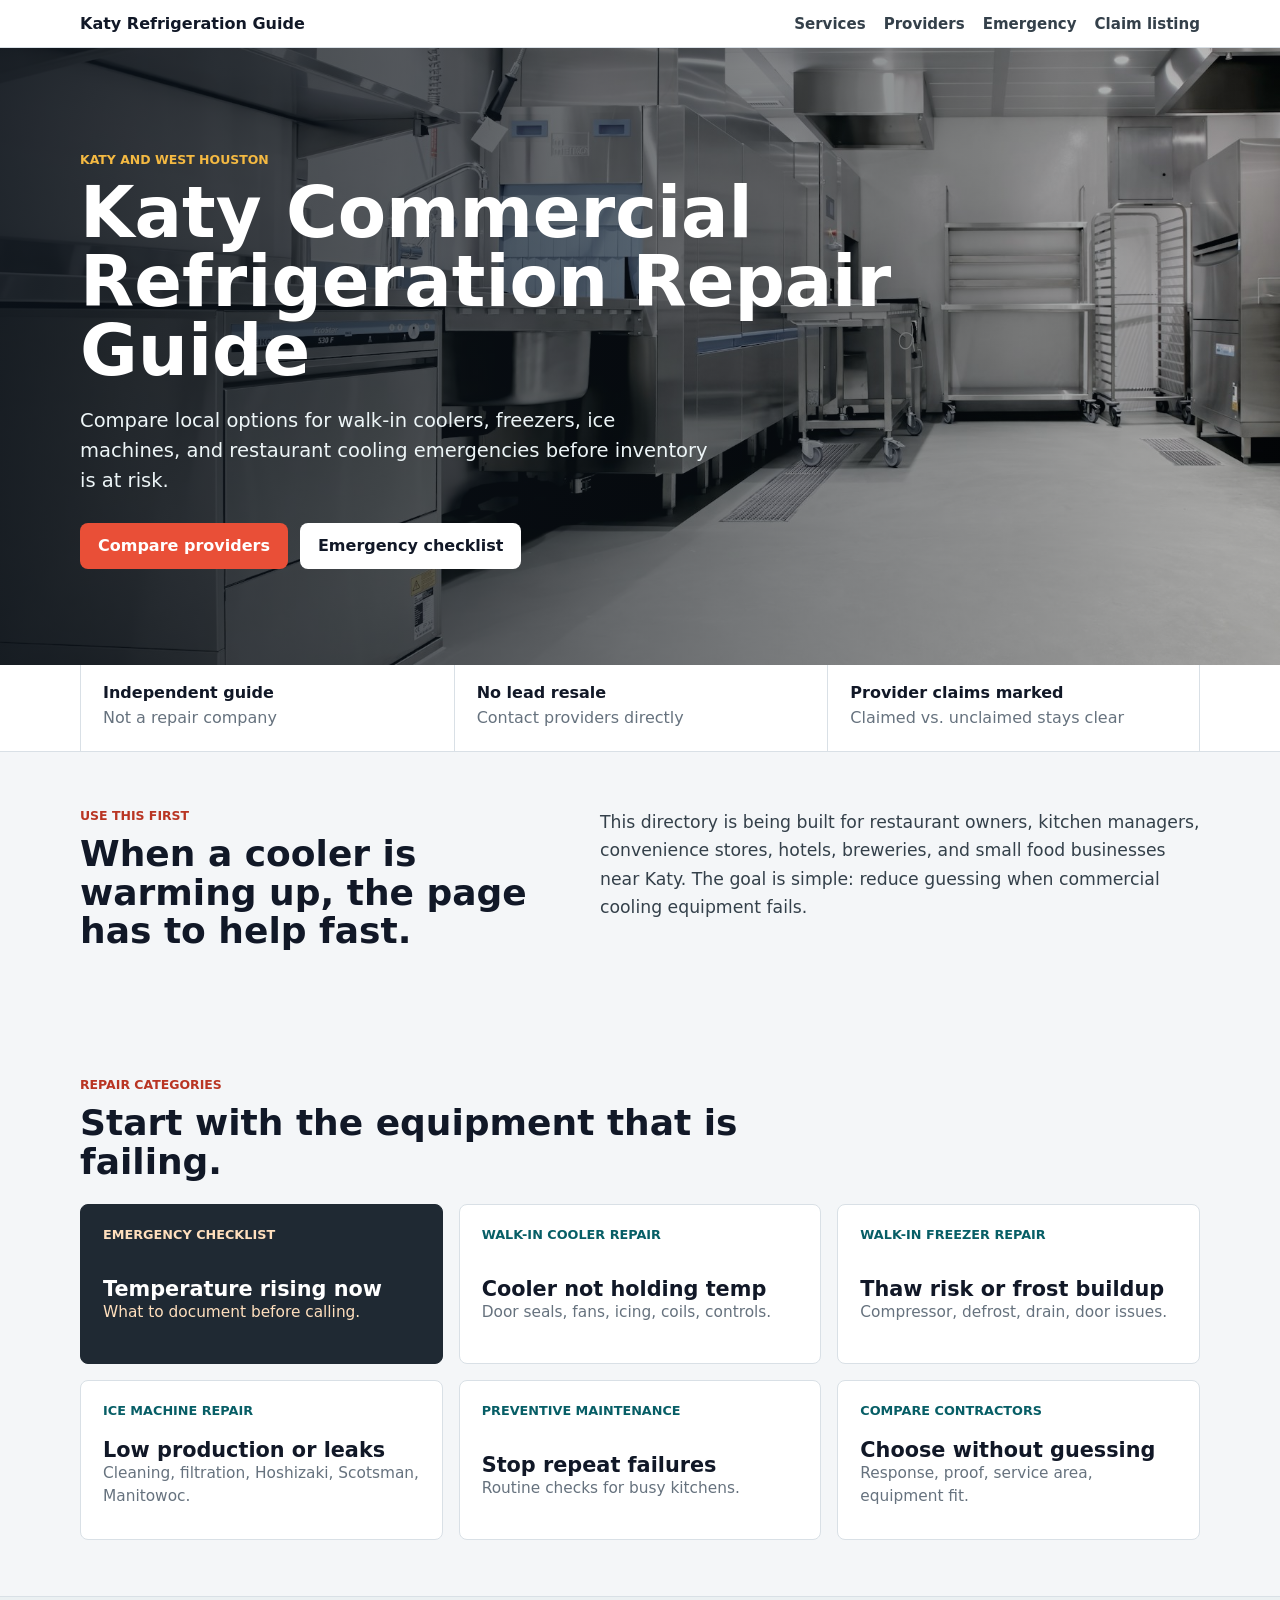
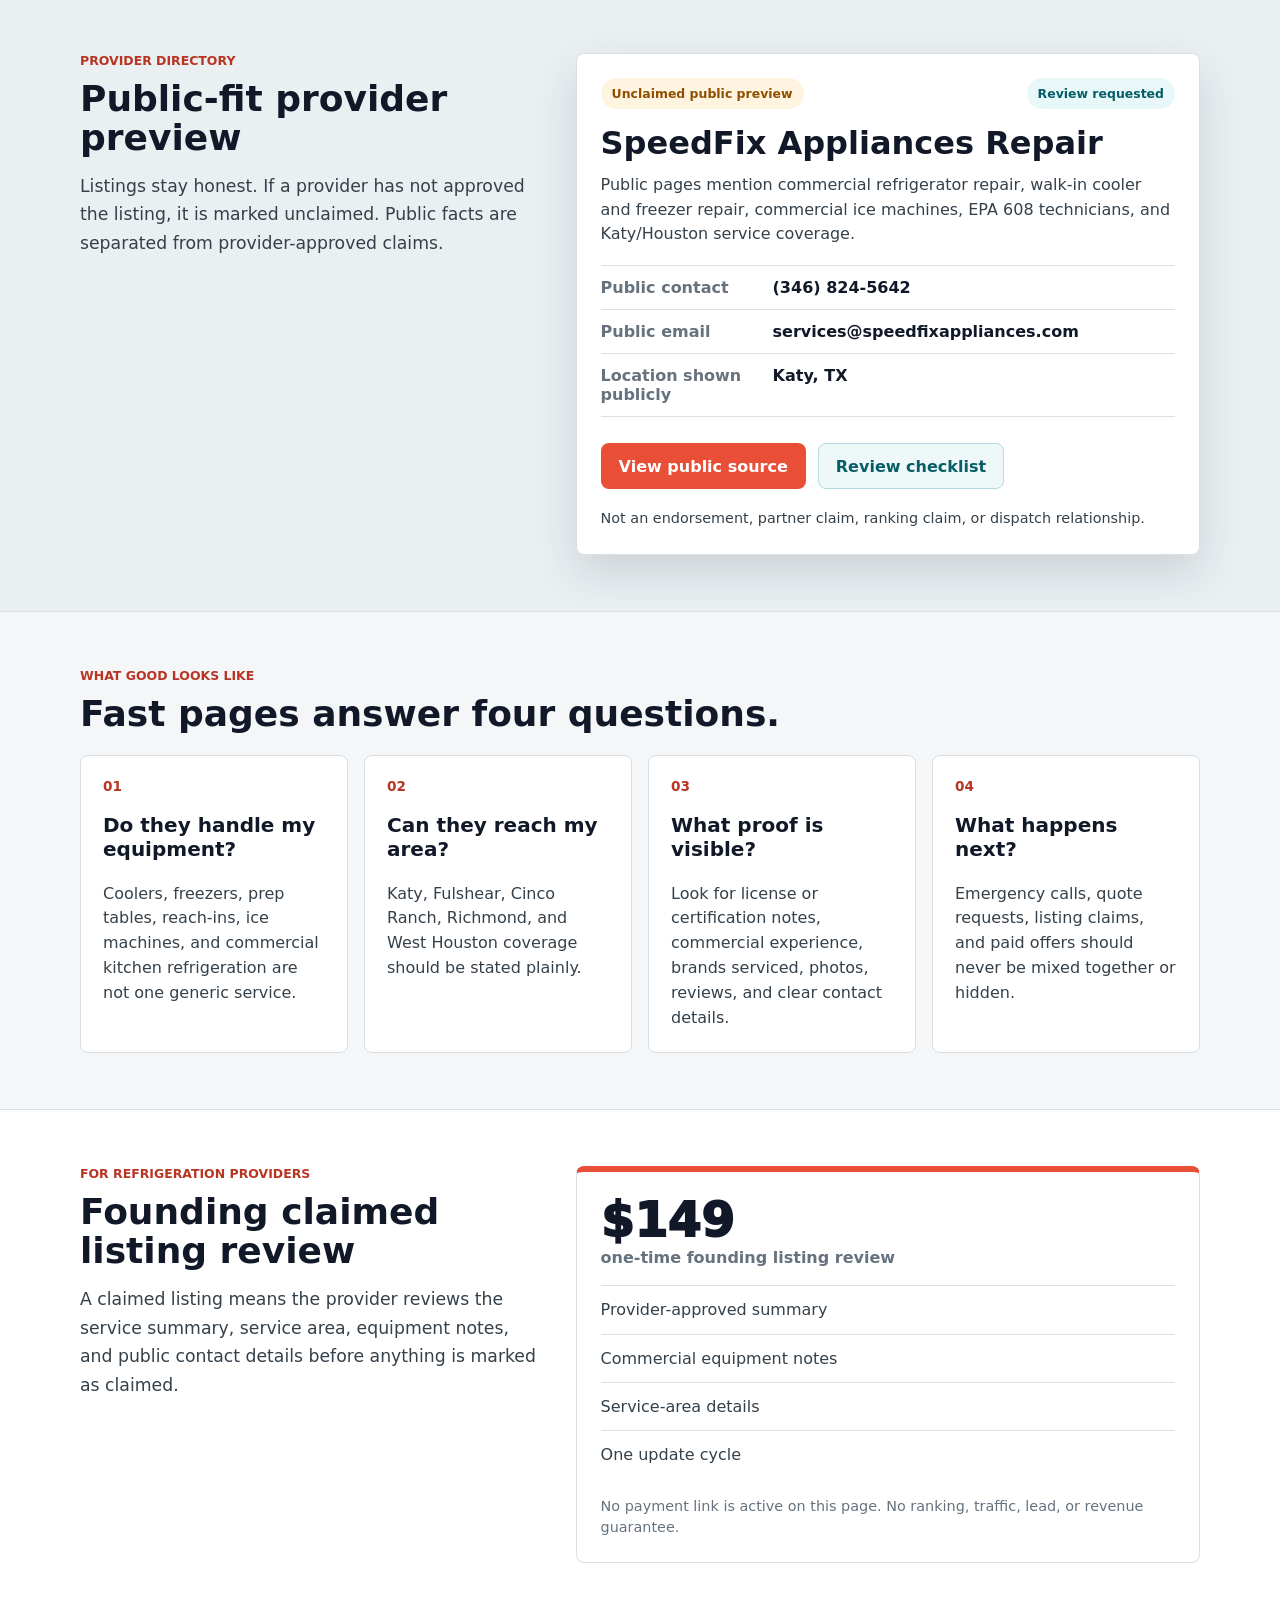
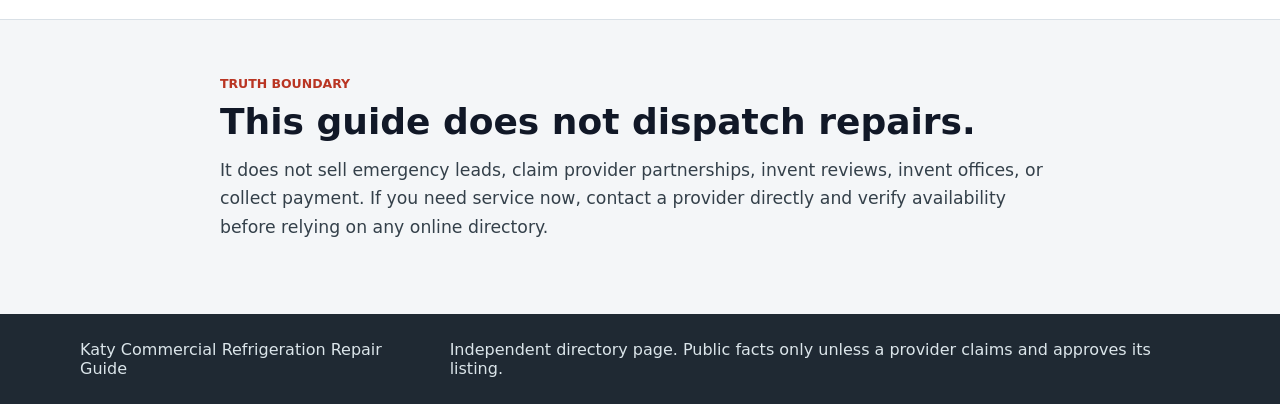
<file: index.html>
<!doctype html>
<html lang="en">
<head>
  <meta charset="utf-8">
  <meta name="viewport" content="width=device-width, initial-scale=1">
  <meta name="robots" content="index, follow">
  <title>Katy Commercial Refrigeration Repair Guide | Walk-In Cooler, Freezer, Ice Machine Help</title>
  <meta name="description" content="A clean local guide for Katy and West Houston restaurants comparing commercial refrigeration repair options for walk-in coolers, freezers, ice machines, and emergency cooling failures.">
  <link rel="stylesheet" href="assets/styles.css">
  <link rel="icon" href="favicon.ico">
  <link rel="canonical" href="https://xkaleidoscope.github.io/koerner-katy-refrigeration-directory/">
  <script type="application/ld+json">
  {
    "@context": "https://schema.org",
    "@graph": [
      {
        "@type": "WebSite",
        "name": "Katy Commercial Refrigeration Repair Guide",
        "url": "https://xkaleidoscope.github.io/koerner-katy-refrigeration-directory/",
        "description": "Independent local guide for comparing commercial refrigeration repair providers near Katy and West Houston."
      },
      {
        "@type": "WebPage",
        "name": "Katy Commercial Refrigeration Repair Guide",
        "url": "https://xkaleidoscope.github.io/koerner-katy-refrigeration-directory/",
        "description": "Compare walk-in cooler, walk-in freezer, ice machine, emergency refrigeration, and maintenance options near Katy, Texas.",
        "isPartOf": {
          "@type": "WebSite",
          "name": "Katy Commercial Refrigeration Repair Guide"
        },
        "about": [
          "commercial refrigeration repair Katy TX",
          "walk-in cooler repair",
          "walk-in freezer repair",
          "commercial ice machine repair",
          "restaurant refrigeration emergency"
        ],
        "isAccessibleForFree": true
      },
      {
        "@type": "ItemList",
        "name": "Commercial refrigeration comparison topics",
        "itemListElement": [
          {"@type": "ListItem", "position": 1, "name": "Walk-in cooler repair"},
          {"@type": "ListItem", "position": 2, "name": "Walk-in freezer repair"},
          {"@type": "ListItem", "position": 3, "name": "Commercial ice machine repair"},
          {"@type": "ListItem", "position": 4, "name": "Emergency refrigeration checklist"},
          {"@type": "ListItem", "position": 5, "name": "Preventive maintenance"},
          {"@type": "ListItem", "position": 6, "name": "Provider comparison"}
        ]
      }
    ]
  }
  </script>
</head>
<body>
  <header class="site-header">
    <nav class="nav" aria-label="Main navigation">
      <a class="brand" href="index.html">Katy Refrigeration Guide</a>
      <div class="nav-links">
        <a href="#services">Services</a>
        <a href="#providers">Providers</a>
        <a href="pages/restaurant-refrigeration-emergency.html">Emergency</a>
        <a href="#claim">Claim listing</a>
      </div>
    </nav>
  </header>

  <main>
    <section class="hero" aria-label="Commercial refrigeration repair guide">
      <div class="hero-inner">
        <p class="eyebrow">Katy and West Houston</p>
        <h1>Katy Commercial Refrigeration Repair Guide</h1>
        <p class="hero-copy">Compare local options for walk-in coolers, freezers, ice machines, and restaurant cooling emergencies before inventory is at risk.</p>
        <div class="hero-actions">
          <a class="button primary" href="#providers">Compare providers</a>
          <a class="button secondary" href="pages/restaurant-refrigeration-emergency.html">Emergency checklist</a>
        </div>
      </div>
    </section>

    <section class="quick-proof" aria-label="Directory status">
      <div class="wrap proof-grid">
        <div>
          <strong>Independent guide</strong>
          <span>Not a repair company</span>
        </div>
        <div>
          <strong>No lead resale</strong>
          <span>Contact providers directly</span>
        </div>
        <div>
          <strong>Provider claims marked</strong>
          <span>Claimed vs. unclaimed stays clear</span>
        </div>
      </div>
    </section>

    <section class="wrap intro-grid">
      <div>
        <p class="eyebrow dark">Use this first</p>
        <h2>When a cooler is warming up, the page has to help fast.</h2>
      </div>
      <p class="section-lead">This directory is being built for restaurant owners, kitchen managers, convenience stores, hotels, breweries, and small food businesses near Katy. The goal is simple: reduce guessing when commercial cooling equipment fails.</p>
    </section>

    <section class="wrap" id="services">
      <div class="section-head">
        <p class="eyebrow dark">Repair categories</p>
        <h2>Start with the equipment that is failing.</h2>
      </div>
      <div class="service-grid">
        <a class="service-tile urgent" href="pages/restaurant-refrigeration-emergency.html">
          <span>Emergency checklist</span>
          <strong>Temperature rising now</strong>
          <small>What to document before calling.</small>
        </a>
        <a class="service-tile" href="pages/walk-in-cooler-repair.html">
          <span>Walk-in cooler repair</span>
          <strong>Cooler not holding temp</strong>
          <small>Door seals, fans, icing, coils, controls.</small>
        </a>
        <a class="service-tile" href="pages/walk-in-freezer-repair.html">
          <span>Walk-in freezer repair</span>
          <strong>Thaw risk or frost buildup</strong>
          <small>Compressor, defrost, drain, door issues.</small>
        </a>
        <a class="service-tile" href="pages/ice-machine-repair.html">
          <span>Ice machine repair</span>
          <strong>Low production or leaks</strong>
          <small>Cleaning, filtration, Hoshizaki, Scotsman, Manitowoc.</small>
        </a>
        <a class="service-tile" href="pages/preventive-maintenance.html">
          <span>Preventive maintenance</span>
          <strong>Stop repeat failures</strong>
          <small>Routine checks for busy kitchens.</small>
        </a>
        <a class="service-tile" href="pages/compare-contractors.html">
          <span>Compare contractors</span>
          <strong>Choose without guessing</strong>
          <small>Response, proof, service area, equipment fit.</small>
        </a>
      </div>
    </section>

    <section class="split-band" id="providers">
      <div class="wrap split-grid">
        <div>
          <p class="eyebrow dark">Provider directory</p>
          <h2>Public-fit provider preview</h2>
          <p class="section-lead">Listings stay honest. If a provider has not approved the listing, it is marked unclaimed. Public facts are separated from provider-approved claims.</p>
        </div>
        <article class="provider-card">
          <div class="provider-topline">
            <span class="status-pill">Unclaimed public preview</span>
            <span class="price-note">Review requested</span>
          </div>
          <h3>SpeedFix Appliances Repair</h3>
          <p>Public pages mention commercial refrigerator repair, walk-in cooler and freezer repair, commercial ice machines, EPA 608 technicians, and Katy/Houston service coverage.</p>
          <dl class="provider-facts">
            <div>
              <dt>Public contact</dt>
              <dd>(346) 824-5642</dd>
            </div>
            <div>
              <dt>Public email</dt>
              <dd>services@speedfixappliances.com</dd>
            </div>
            <div>
              <dt>Location shown publicly</dt>
              <dd>Katy, TX</dd>
            </div>
          </dl>
          <div class="provider-actions">
            <a class="button primary" href="https://speedfixappliancerepair.com/commercial-appliance-repair-houston/">View public source</a>
            <a class="button light" href="pages/provider-evaluation-checklist.html">Review checklist</a>
          </div>
          <p class="fine-print">Not an endorsement, partner claim, ranking claim, or dispatch relationship.</p>
        </article>
      </div>
    </section>

    <section class="wrap">
      <div class="section-head">
        <p class="eyebrow dark">What good looks like</p>
        <h2>Fast pages answer four questions.</h2>
      </div>
      <div class="steps">
        <article>
          <span>01</span>
          <h3>Do they handle my equipment?</h3>
          <p>Coolers, freezers, prep tables, reach-ins, ice machines, and commercial kitchen refrigeration are not one generic service.</p>
        </article>
        <article>
          <span>02</span>
          <h3>Can they reach my area?</h3>
          <p>Katy, Fulshear, Cinco Ranch, Richmond, and West Houston coverage should be stated plainly.</p>
        </article>
        <article>
          <span>03</span>
          <h3>What proof is visible?</h3>
          <p>Look for license or certification notes, commercial experience, brands serviced, photos, reviews, and clear contact details.</p>
        </article>
        <article>
          <span>04</span>
          <h3>What happens next?</h3>
          <p>Emergency calls, quote requests, listing claims, and paid offers should never be mixed together or hidden.</p>
        </article>
      </div>
    </section>

    <section class="claim-band" id="claim">
      <div class="wrap claim-grid">
        <div>
          <p class="eyebrow dark">For refrigeration providers</p>
          <h2>Founding claimed listing review</h2>
          <p class="section-lead">A claimed listing means the provider reviews the service summary, service area, equipment notes, and public contact details before anything is marked as claimed.</p>
        </div>
        <div class="claim-box">
          <p class="claim-price">$149</p>
          <p class="claim-label">one-time founding listing review</p>
          <ul class="mini-list">
            <li>Provider-approved summary</li>
            <li>Commercial equipment notes</li>
            <li>Service-area details</li>
            <li>One update cycle</li>
          </ul>
          <p class="fine-print">No payment link is active on this page. No ranking, traffic, lead, or revenue guarantee.</p>
        </div>
      </div>
    </section>

    <section class="wrap honesty">
      <p class="eyebrow dark">Truth boundary</p>
      <h2>This guide does not dispatch repairs.</h2>
      <p>It does not sell emergency leads, claim provider partnerships, invent reviews, invent offices, or collect payment. If you need service now, contact a provider directly and verify availability before relying on any online directory.</p>
    </section>
  </main>

  <footer class="footer">
    <div class="wrap footer-grid">
      <p>Katy Commercial Refrigeration Repair Guide</p>
      <p>Independent directory page. Public facts only unless a provider claims and approves its listing.</p>
    </div>
  </footer>
</body>
</html>
</file>
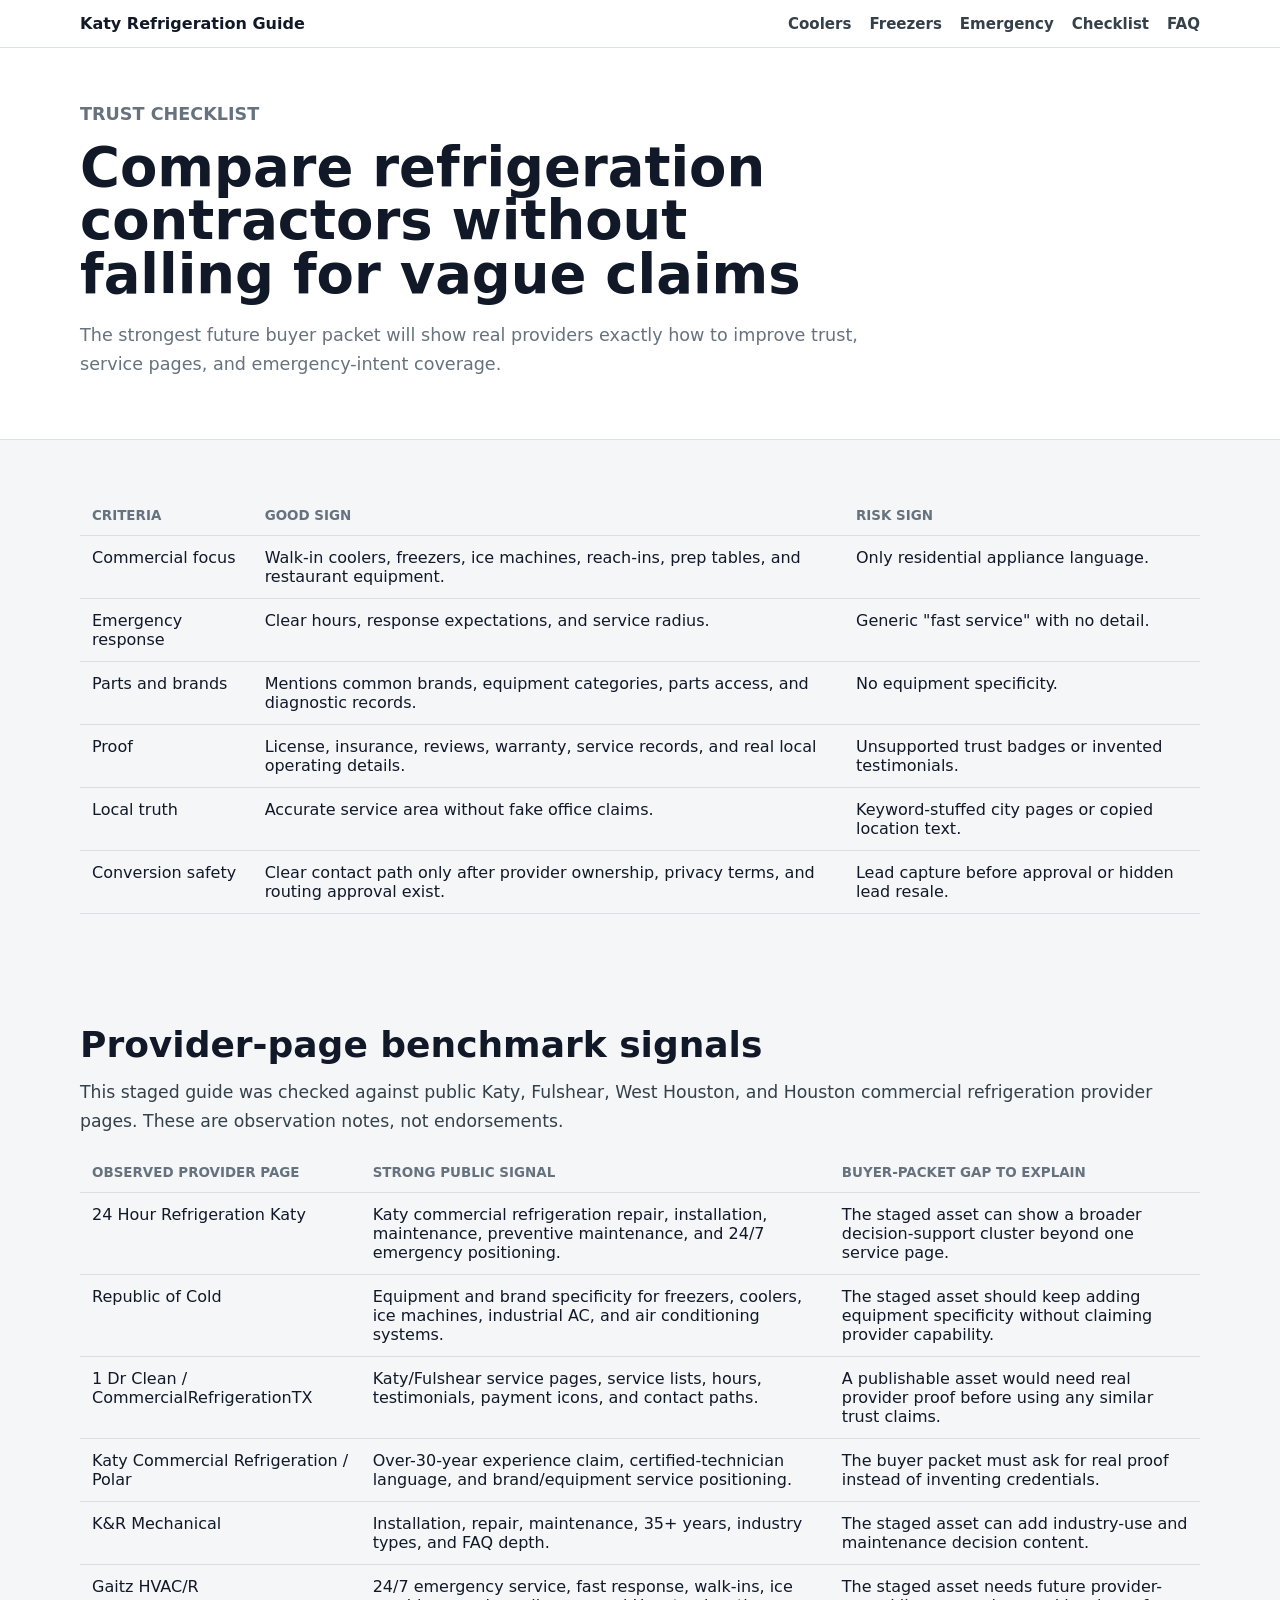
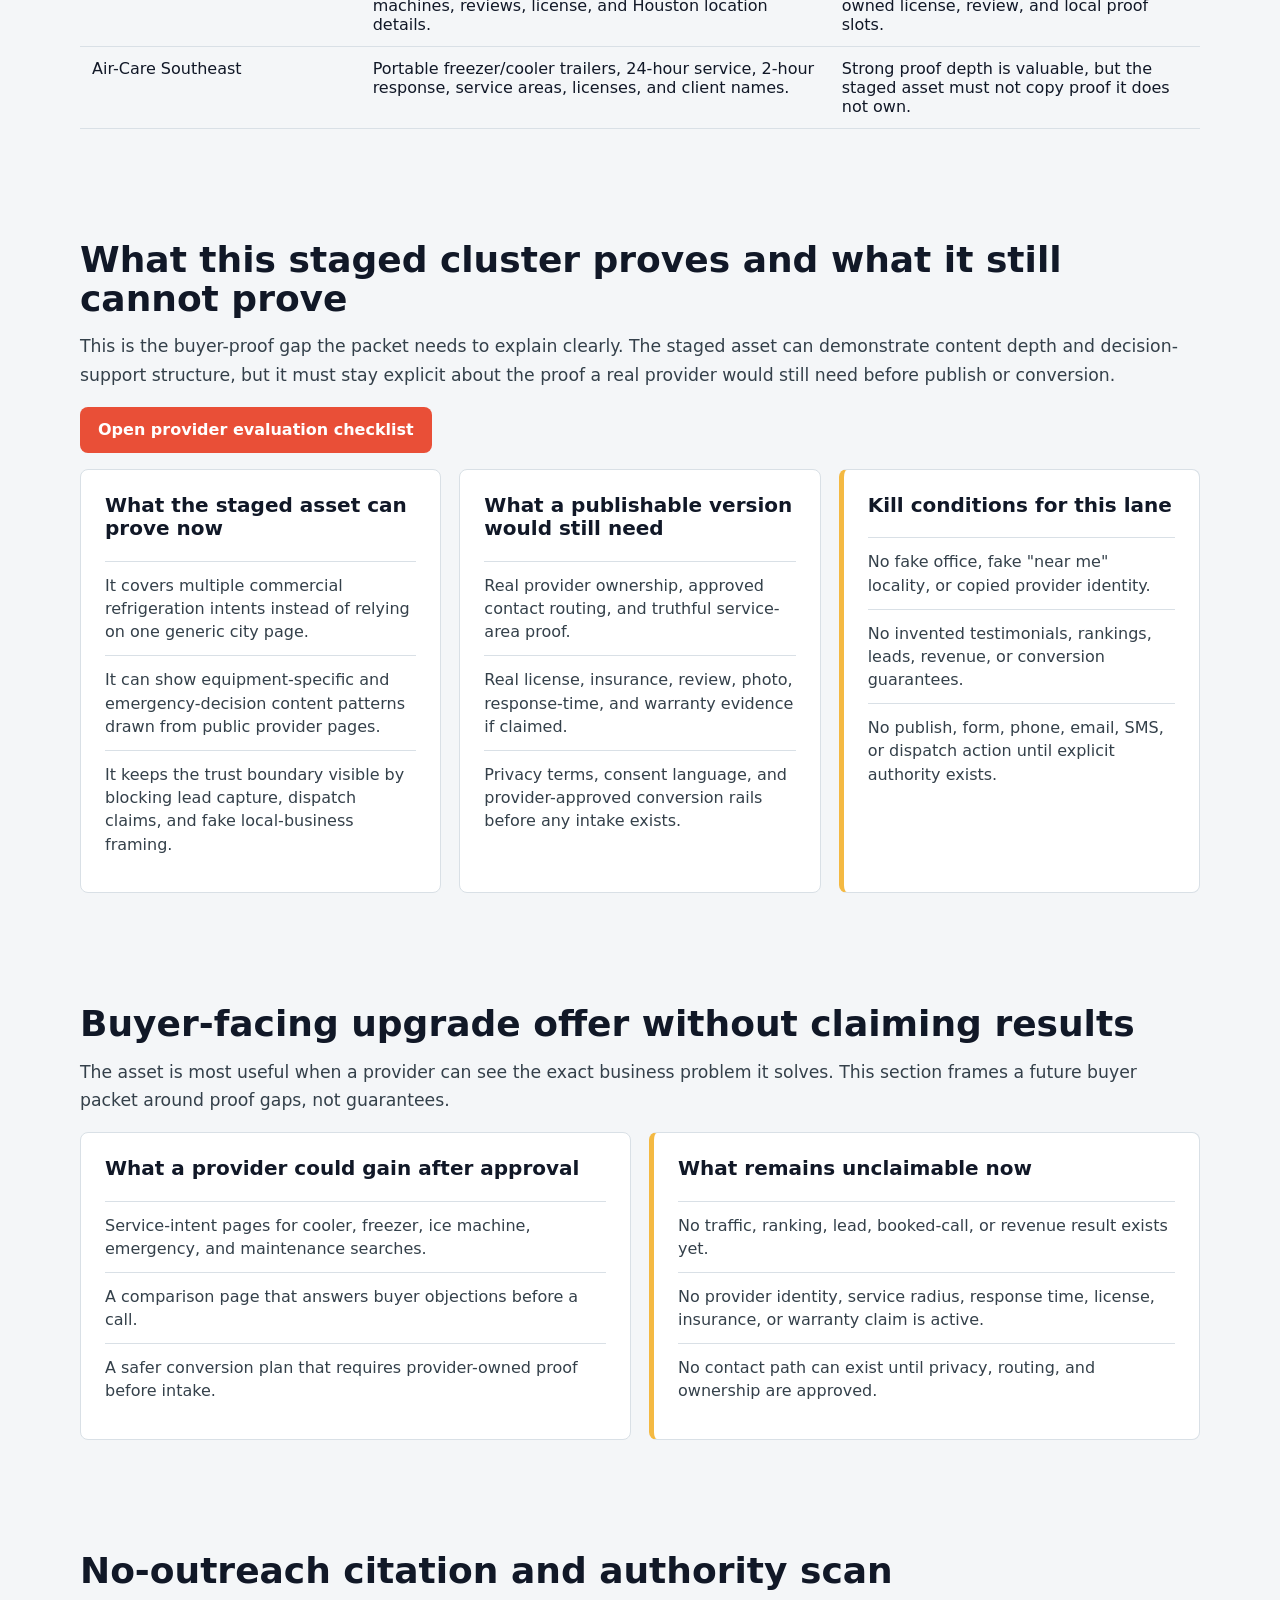
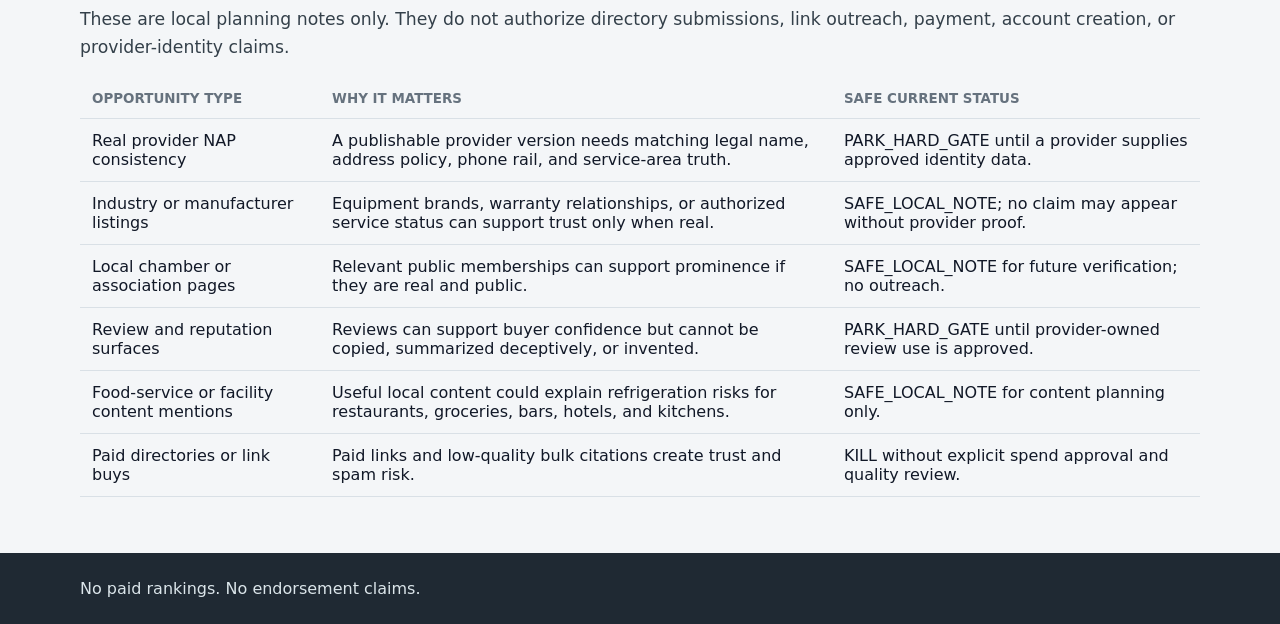
<file: pages/compare-contractors.html>
<!doctype html>
<html lang="en">
<head>
  <meta charset="utf-8">
  <meta name="viewport" content="width=device-width, initial-scale=1">
  <meta name="robots" content="index, follow">
  <title>Compare Commercial Refrigeration Contractors in Katy TX</title>
  <meta name="description" content="A transparent comparison checklist for commercial refrigeration contractors near Katy and Fulshear, including licensing, insurance, parts, warranties, and response radius.">
  <link rel="stylesheet" href="../assets/styles.css">
  <link rel="icon" href="../favicon.ico">
  <script type="application/ld+json">
  {
    "@context": "https://schema.org",
    "@type": "ItemList",
    "name": "Commercial refrigeration contractor comparison criteria",
    "itemListElement": [
      {"@type": "ListItem", "position": 1, "name": "Commercial refrigeration experience"},
      {"@type": "ListItem", "position": 2, "name": "Emergency availability"},
      {"@type": "ListItem", "position": 3, "name": "Parts access"},
      {"@type": "ListItem", "position": 4, "name": "License and insurance verification"},
      {"@type": "ListItem", "position": 5, "name": "Warranty and documentation"},
      {"@type": "ListItem", "position": 6, "name": "Local service-area truth"},
      {"@type": "ListItem", "position": 7, "name": "Inactive conversion safety"}
    ]
  }
  </script>
  <link rel="canonical" href="https://xkaleidoscope.github.io/koerner-katy-refrigeration-directory/pages/compare-contractors.html">
</head>
<body>
  <header class="site-header">
    <nav class="nav" aria-label="Main navigation">
      <a class="brand" href="../index.html">Katy Refrigeration Guide</a>
      <div class="nav-links">
        <a href="walk-in-cooler-repair.html">Coolers</a>
        <a href="walk-in-freezer-repair.html">Freezers</a>
        <a href="restaurant-refrigeration-emergency.html">Emergency</a>
        <a href="provider-evaluation-checklist.html">Checklist</a>
        <a href="faq.html">FAQ</a>
      </div>
    </nav>
  </header>
  <main>
    <section class="page-hero">
      <div class="wrap">
        <p class="eyebrow">Trust checklist</p>
        <h1>Compare refrigeration contractors without falling for vague claims</h1>
        <p>The strongest future buyer packet will show real providers exactly how to improve trust, service pages, and emergency-intent coverage.</p>
      </div>
    </section>
    <section class="wrap">
      <div class="table-wrap">
        <table class="table">
          <thead><tr><th>Criteria</th><th>Good Sign</th><th>Risk Sign</th></tr></thead>
          <tbody>
            <tr><td>Commercial focus</td><td>Walk-in coolers, freezers, ice machines, reach-ins, prep tables, and restaurant equipment.</td><td>Only residential appliance language.</td></tr>
            <tr><td>Emergency response</td><td>Clear hours, response expectations, and service radius.</td><td>Generic "fast service" with no detail.</td></tr>
            <tr><td>Parts and brands</td><td>Mentions common brands, equipment categories, parts access, and diagnostic records.</td><td>No equipment specificity.</td></tr>
            <tr><td>Proof</td><td>License, insurance, reviews, warranty, service records, and real local operating details.</td><td>Unsupported trust badges or invented testimonials.</td></tr>
            <tr><td>Local truth</td><td>Accurate service area without fake office claims.</td><td>Keyword-stuffed city pages or copied location text.</td></tr>
            <tr><td>Conversion safety</td><td>Clear contact path only after provider ownership, privacy terms, and routing approval exist.</td><td>Lead capture before approval or hidden lead resale.</td></tr>
          </tbody>
        </table>
      </div>
    </section>
    <section class="wrap">
      <h2 class="section-title">Provider-page benchmark signals</h2>
      <p class="section-lead">This staged guide was checked against public Katy, Fulshear, West Houston, and Houston commercial refrigeration provider pages. These are observation notes, not endorsements.</p>
      <div class="table-wrap">
        <table class="table">
          <thead><tr><th>Observed Provider Page</th><th>Strong Public Signal</th><th>Buyer-Packet Gap To Explain</th></tr></thead>
          <tbody>
            <tr><td>24 Hour Refrigeration Katy</td><td>Katy commercial refrigeration repair, installation, maintenance, preventive maintenance, and 24/7 emergency positioning.</td><td>The staged asset can show a broader decision-support cluster beyond one service page.</td></tr>
            <tr><td>Republic of Cold</td><td>Equipment and brand specificity for freezers, coolers, ice machines, industrial AC, and air conditioning systems.</td><td>The staged asset should keep adding equipment specificity without claiming provider capability.</td></tr>
            <tr><td>1 Dr Clean / CommercialRefrigerationTX</td><td>Katy/Fulshear service pages, service lists, hours, testimonials, payment icons, and contact paths.</td><td>A publishable asset would need real provider proof before using any similar trust claims.</td></tr>
            <tr><td>Katy Commercial Refrigeration / Polar</td><td>Over-30-year experience claim, certified-technician language, and brand/equipment service positioning.</td><td>The buyer packet must ask for real proof instead of inventing credentials.</td></tr>
            <tr><td>K&R Mechanical</td><td>Installation, repair, maintenance, 35+ years, industry types, and FAQ depth.</td><td>The staged asset can add industry-use and maintenance decision content.</td></tr>
            <tr><td>Gaitz HVAC/R</td><td>24/7 emergency service, fast response, walk-ins, ice machines, reviews, license, and Houston location details.</td><td>The staged asset needs future provider-owned license, review, and local proof slots.</td></tr>
            <tr><td>Air-Care Southeast</td><td>Portable freezer/cooler trailers, 24-hour service, 2-hour response, service areas, licenses, and client names.</td><td>Strong proof depth is valuable, but the staged asset must not copy proof it does not own.</td></tr>
          </tbody>
        </table>
      </div>
    </section>
    <section class="wrap">
      <h2 class="section-title">What this staged cluster proves and what it still cannot prove</h2>
      <p class="section-lead">This is the buyer-proof gap the packet needs to explain clearly. The staged asset can demonstrate content depth and decision-support structure, but it must stay explicit about the proof a real provider would still need before publish or conversion.</p>
      <p><a class="button primary" href="provider-evaluation-checklist.html">Open provider evaluation checklist</a></p>
      <div class="grid three">
        <article class="card">
          <h3>What the staged asset can prove now</h3>
          <ul class="check-list">
            <li>It covers multiple commercial refrigeration intents instead of relying on one generic city page.</li>
            <li>It can show equipment-specific and emergency-decision content patterns drawn from public provider pages.</li>
            <li>It keeps the trust boundary visible by blocking lead capture, dispatch claims, and fake local-business framing.</li>
          </ul>
        </article>
        <article class="card">
          <h3>What a publishable version would still need</h3>
          <ul class="check-list">
            <li>Real provider ownership, approved contact routing, and truthful service-area proof.</li>
            <li>Real license, insurance, review, photo, response-time, and warranty evidence if claimed.</li>
            <li>Privacy terms, consent language, and provider-approved conversion rails before any intake exists.</li>
          </ul>
        </article>
        <article class="card alert">
          <h3>Kill conditions for this lane</h3>
          <ul class="check-list">
            <li>No fake office, fake "near me" locality, or copied provider identity.</li>
            <li>No invented testimonials, rankings, leads, revenue, or conversion guarantees.</li>
            <li>No publish, form, phone, email, SMS, or dispatch action until explicit authority exists.</li>
          </ul>
        </article>
      </div>
    </section>
    <section class="wrap">
      <h2 class="section-title">Buyer-facing upgrade offer without claiming results</h2>
      <p class="section-lead">The asset is most useful when a provider can see the exact business problem it solves. This section frames a future buyer packet around proof gaps, not guarantees.</p>
      <div class="grid two">
        <article class="card">
          <h3>What a provider could gain after approval</h3>
          <ul class="check-list">
            <li>Service-intent pages for cooler, freezer, ice machine, emergency, and maintenance searches.</li>
            <li>A comparison page that answers buyer objections before a call.</li>
            <li>A safer conversion plan that requires provider-owned proof before intake.</li>
          </ul>
        </article>
        <article class="card alert">
          <h3>What remains unclaimable now</h3>
          <ul class="check-list">
            <li>No traffic, ranking, lead, booked-call, or revenue result exists yet.</li>
            <li>No provider identity, service radius, response time, license, insurance, or warranty claim is active.</li>
            <li>No contact path can exist until privacy, routing, and ownership are approved.</li>
          </ul>
        </article>
      </div>
    </section>
    <section class="wrap">
      <h2 class="section-title">No-outreach citation and authority scan</h2>
      <p class="section-lead">These are local planning notes only. They do not authorize directory submissions, link outreach, payment, account creation, or provider-identity claims.</p>
      <div class="table-wrap">
        <table class="table">
          <thead><tr><th>Opportunity Type</th><th>Why It Matters</th><th>Safe Current Status</th></tr></thead>
          <tbody>
            <tr><td>Real provider NAP consistency</td><td>A publishable provider version needs matching legal name, address policy, phone rail, and service-area truth.</td><td>PARK_HARD_GATE until a provider supplies approved identity data.</td></tr>
            <tr><td>Industry or manufacturer listings</td><td>Equipment brands, warranty relationships, or authorized service status can support trust only when real.</td><td>SAFE_LOCAL_NOTE; no claim may appear without provider proof.</td></tr>
            <tr><td>Local chamber or association pages</td><td>Relevant public memberships can support prominence if they are real and public.</td><td>SAFE_LOCAL_NOTE for future verification; no outreach.</td></tr>
            <tr><td>Review and reputation surfaces</td><td>Reviews can support buyer confidence but cannot be copied, summarized deceptively, or invented.</td><td>PARK_HARD_GATE until provider-owned review use is approved.</td></tr>
            <tr><td>Food-service or facility content mentions</td><td>Useful local content could explain refrigeration risks for restaurants, groceries, bars, hotels, and kitchens.</td><td>SAFE_LOCAL_NOTE for content planning only.</td></tr>
            <tr><td>Paid directories or link buys</td><td>Paid links and low-quality bulk citations create trust and spam risk.</td><td>KILL without explicit spend approval and quality review.</td></tr>
          </tbody>
        </table>
      </div>
    </section>
  </main>
  <footer class="footer"><div class="wrap"><p>No paid rankings. No endorsement claims.</p></div></footer>
</body>
</html>
</file>
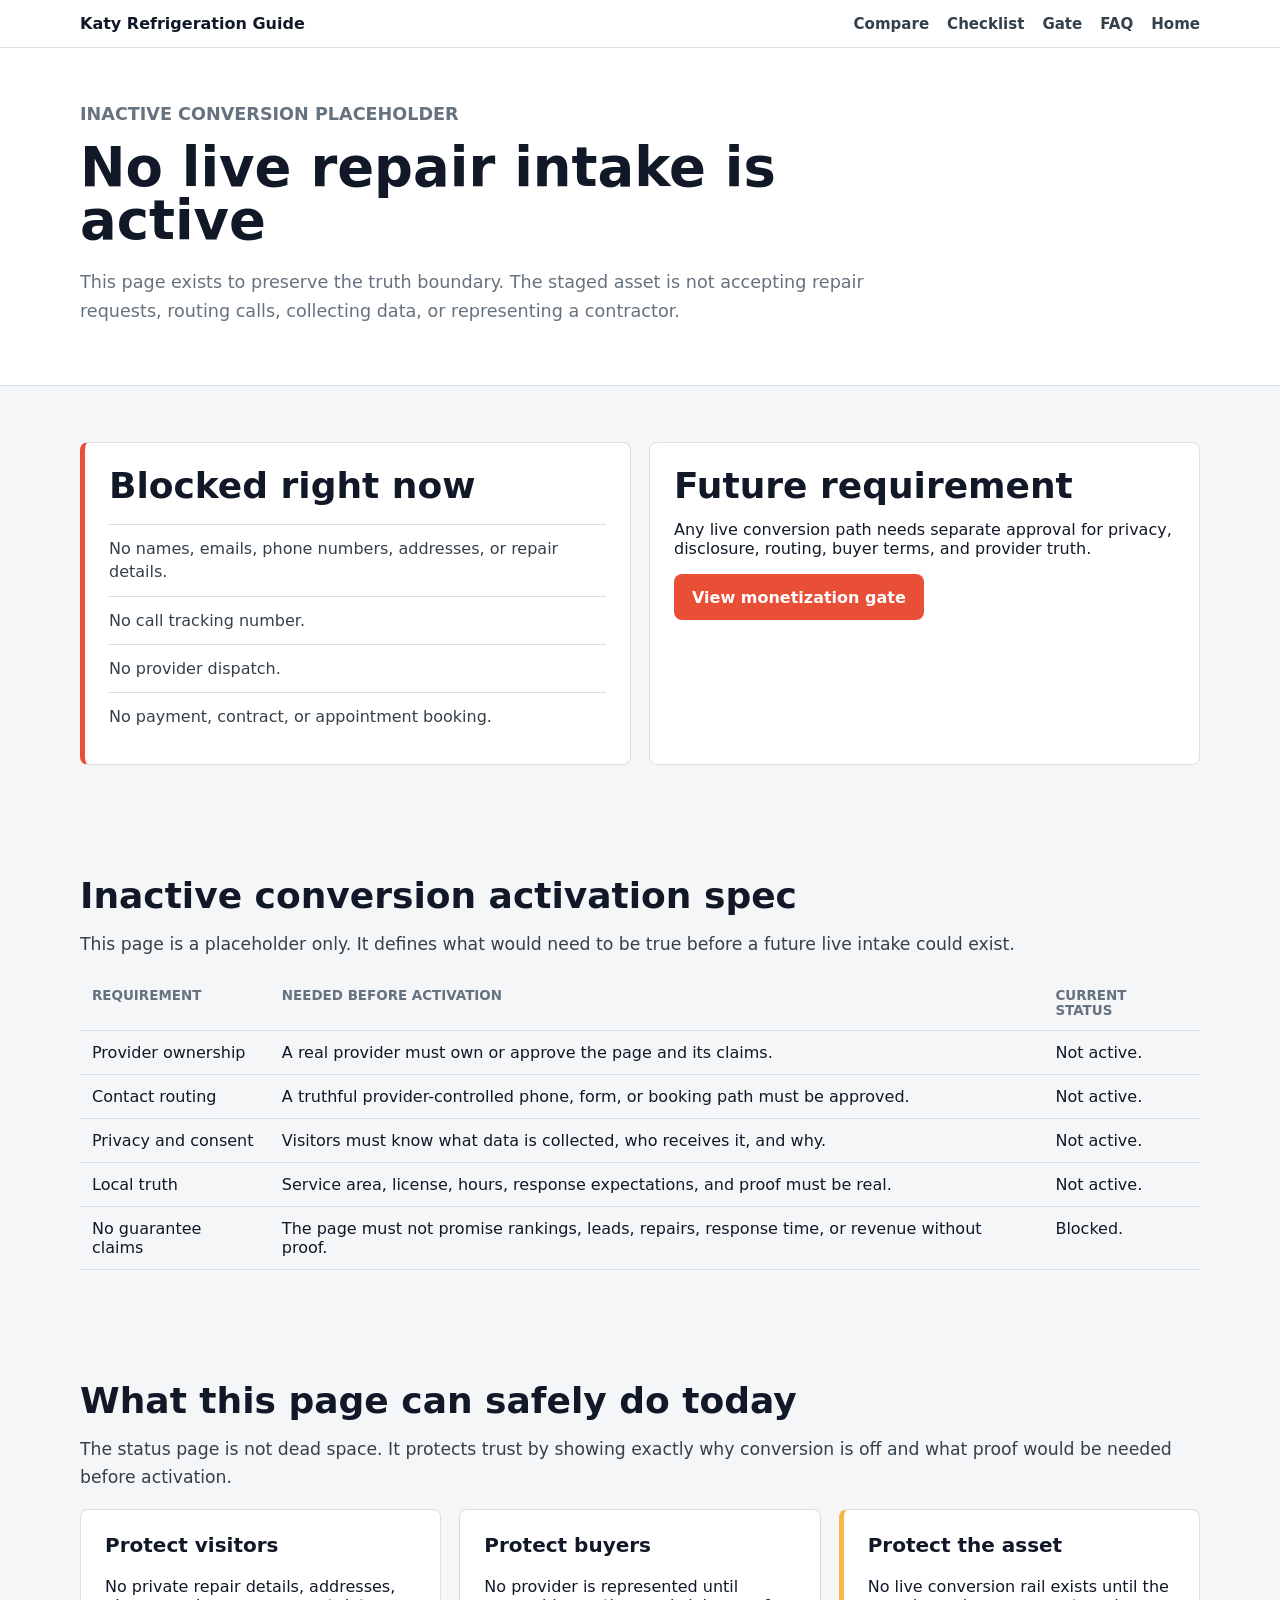
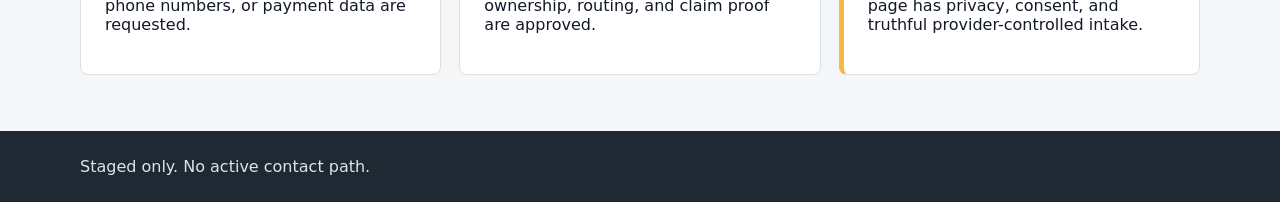
<file: pages/contact-placeholder.html>
<!doctype html>
<html lang="en">
<head>
  <meta charset="utf-8">
  <meta name="viewport" content="width=device-width, initial-scale=1">
  <meta name="robots" content="index, follow">
  <title>Inactive Contact Status | Katy Refrigeration Guide</title>
  <meta name="description" content="This staged Katy refrigeration guide does not currently collect leads, dispatch repair work, or represent a repair contractor.">
  <link rel="stylesheet" href="../assets/styles.css">
  <link rel="icon" href="../favicon.ico">
  <link rel="canonical" href="https://xkaleidoscope.github.io/koerner-katy-refrigeration-directory/pages/contact-placeholder.html">
</head>
<body>
  <header class="site-header">
    <nav class="nav" aria-label="Main navigation">
      <a class="brand" href="../index.html">Katy Refrigeration Guide</a>
      <div class="nav-links">
        <a href="compare-contractors.html">Compare</a>
        <a href="provider-evaluation-checklist.html">Checklist</a>
        <a href="future-monetization-gate.html">Gate</a>
        <a href="faq.html">FAQ</a>
        <a href="../index.html">Home</a>
      </div>
    </nav>
  </header>
  <main>
    <section class="page-hero">
      <div class="wrap">
        <p class="eyebrow">Inactive conversion placeholder</p>
        <h1>No live repair intake is active</h1>
        <p>This page exists to preserve the truth boundary. The staged asset is not accepting repair requests, routing calls, collecting data, or representing a contractor.</p>
      </div>
    </section>
    <section class="wrap grid two">
      <article class="card danger">
        <h2>Blocked right now</h2>
        <ul class="check-list">
          <li>No names, emails, phone numbers, addresses, or repair details.</li>
          <li>No call tracking number.</li>
          <li>No provider dispatch.</li>
          <li>No payment, contract, or appointment booking.</li>
        </ul>
      </article>
      <article class="card">
        <h2>Future requirement</h2>
        <p>Any live conversion path needs separate approval for privacy, disclosure, routing, buyer terms, and provider truth.</p>
        <a class="button primary" href="future-monetization-gate.html">View monetization gate</a>
      </article>
    </section>
    <section class="wrap">
      <h2 class="section-title">Inactive conversion activation spec</h2>
      <p class="section-lead">This page is a placeholder only. It defines what would need to be true before a future live intake could exist.</p>
      <div class="table-wrap">
        <table class="table">
          <thead><tr><th>Requirement</th><th>Needed Before Activation</th><th>Current Status</th></tr></thead>
          <tbody>
            <tr><td>Provider ownership</td><td>A real provider must own or approve the page and its claims.</td><td>Not active.</td></tr>
            <tr><td>Contact routing</td><td>A truthful provider-controlled phone, form, or booking path must be approved.</td><td>Not active.</td></tr>
            <tr><td>Privacy and consent</td><td>Visitors must know what data is collected, who receives it, and why.</td><td>Not active.</td></tr>
            <tr><td>Local truth</td><td>Service area, license, hours, response expectations, and proof must be real.</td><td>Not active.</td></tr>
            <tr><td>No guarantee claims</td><td>The page must not promise rankings, leads, repairs, response time, or revenue without proof.</td><td>Blocked.</td></tr>
          </tbody>
        </table>
      </div>
    </section>
    <section class="wrap">
      <h2 class="section-title">What this page can safely do today</h2>
      <p class="section-lead">The status page is not dead space. It protects trust by showing exactly why conversion is off and what proof would be needed before activation.</p>
      <div class="grid three">
        <article class="card">
          <h3>Protect visitors</h3>
          <p>No private repair details, addresses, phone numbers, or payment data are requested.</p>
        </article>
        <article class="card">
          <h3>Protect buyers</h3>
          <p>No provider is represented until ownership, routing, and claim proof are approved.</p>
        </article>
        <article class="card alert">
          <h3>Protect the asset</h3>
          <p>No live conversion rail exists until the page has privacy, consent, and truthful provider-controlled intake.</p>
        </article>
      </div>
    </section>
  </main>
  <footer class="footer"><div class="wrap"><p>Staged only. No active contact path.</p></div></footer>
</body>
</html>
</file>
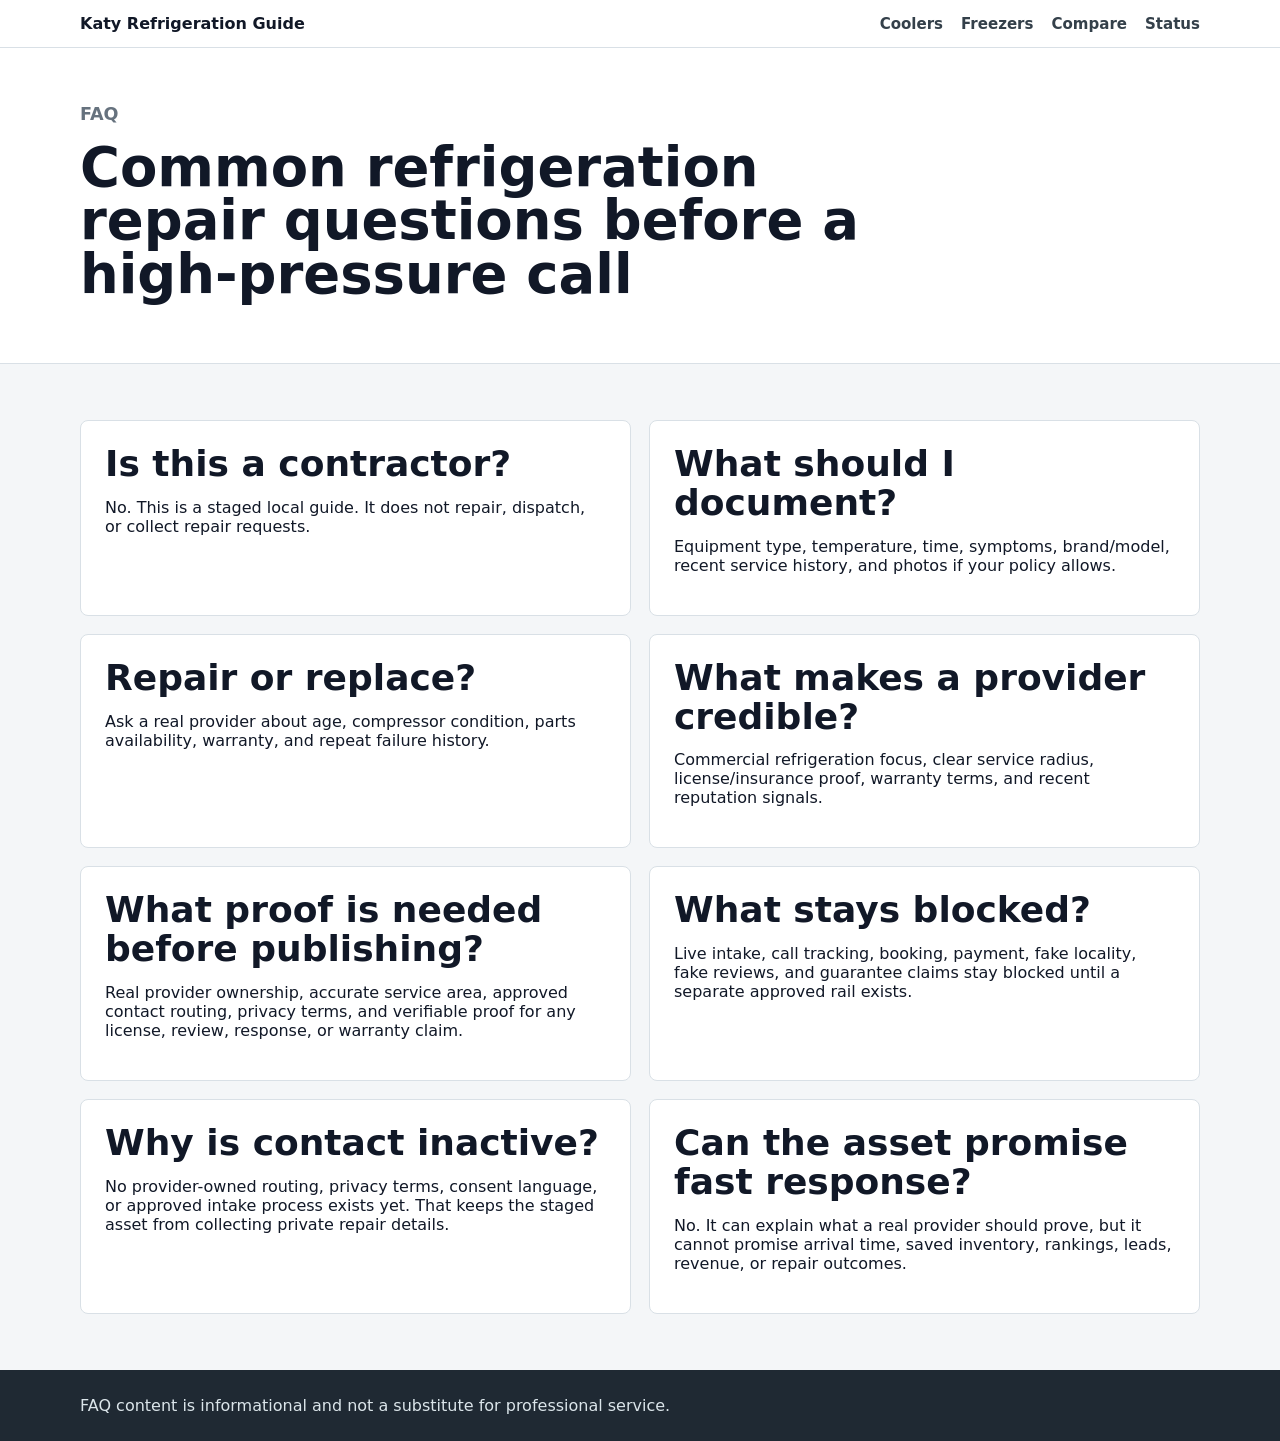
<file: pages/faq.html>
<!doctype html>
<html lang="en">
<head>
  <meta charset="utf-8">
  <meta name="viewport" content="width=device-width, initial-scale=1">
  <meta name="robots" content="index, follow">
  <title>Katy Commercial Refrigeration Repair FAQ | Cooler and Freezer Questions</title>
  <meta name="description" content="FAQ for Katy commercial refrigeration repair decisions, including emergency response, repair vs replace, maintenance, and contractor comparison.">
  <link rel="stylesheet" href="../assets/styles.css">
  <link rel="icon" href="../favicon.ico">
  <script type="application/ld+json">
  {
    "@context": "https://schema.org",
    "@type": "FAQPage",
    "mainEntity": [
      {"@type": "Question", "name": "Is this site a refrigeration contractor?", "acceptedAnswer": {"@type": "Answer", "text": "No. This is a staged local guide and comparison asset. It does not dispatch repair work or collect repair requests."}},
      {"@type": "Question", "name": "What should a business document before calling a provider?", "acceptedAnswer": {"@type": "Answer", "text": "Record the equipment type, current temperature, time the issue started, visible symptoms, model information, and recent service history."}},
      {"@type": "Question", "name": "Can this site collect leads?", "acceptedAnswer": {"@type": "Answer", "text": "No. Lead collection is inactive and blocked unless future privacy, disclosure, routing, and buyer terms are approved."}},
      {"@type": "Question", "name": "What proof would a real provider need before publishing?", "acceptedAnswer": {"@type": "Answer", "text": "A real provider would need truthful ownership, service area, license or insurance proof if claimed, contact routing, privacy terms, and real reputation evidence."}},
      {"@type": "Question", "name": "Why is the contact path inactive?", "acceptedAnswer": {"@type": "Answer", "text": "The contact path is inactive because no provider-owned routing, privacy terms, or approved intake process exists yet."}},
      {"@type": "Question", "name": "Can the page promise fast response or saved inventory?", "acceptedAnswer": {"@type": "Answer", "text": "No. Response, inventory, repair, lead, ranking, or revenue guarantees are blocked unless a real provider supplies proof and approves the claim."}}
    ]
  }
  </script>
  <link rel="canonical" href="https://xkaleidoscope.github.io/koerner-katy-refrigeration-directory/pages/faq.html">
</head>
<body>
  <header class="site-header">
    <nav class="nav" aria-label="Main navigation">
      <a class="brand" href="../index.html">Katy Refrigeration Guide</a>
      <div class="nav-links">
        <a href="walk-in-cooler-repair.html">Coolers</a>
        <a href="walk-in-freezer-repair.html">Freezers</a>
        <a href="compare-contractors.html">Compare</a>
        <a href="contact-placeholder.html">Status</a>
      </div>
    </nav>
  </header>
  <main>
    <section class="page-hero">
      <div class="wrap">
        <p class="eyebrow">FAQ</p>
        <h1>Common refrigeration repair questions before a high-pressure call</h1>
      </div>
    </section>
    <section class="wrap grid two">
      <article class="card"><h2>Is this a contractor?</h2><p>No. This is a staged local guide. It does not repair, dispatch, or collect repair requests.</p></article>
      <article class="card"><h2>What should I document?</h2><p>Equipment type, temperature, time, symptoms, brand/model, recent service history, and photos if your policy allows.</p></article>
      <article class="card"><h2>Repair or replace?</h2><p>Ask a real provider about age, compressor condition, parts availability, warranty, and repeat failure history.</p></article>
      <article class="card"><h2>What makes a provider credible?</h2><p>Commercial refrigeration focus, clear service radius, license/insurance proof, warranty terms, and recent reputation signals.</p></article>
      <article class="card"><h2>What proof is needed before publishing?</h2><p>Real provider ownership, accurate service area, approved contact routing, privacy terms, and verifiable proof for any license, review, response, or warranty claim.</p></article>
      <article class="card"><h2>What stays blocked?</h2><p>Live intake, call tracking, booking, payment, fake locality, fake reviews, and guarantee claims stay blocked until a separate approved rail exists.</p></article>
      <article class="card"><h2>Why is contact inactive?</h2><p>No provider-owned routing, privacy terms, consent language, or approved intake process exists yet. That keeps the staged asset from collecting private repair details.</p></article>
      <article class="card"><h2>Can the asset promise fast response?</h2><p>No. It can explain what a real provider should prove, but it cannot promise arrival time, saved inventory, rankings, leads, revenue, or repair outcomes.</p></article>
    </section>
  </main>
  <footer class="footer"><div class="wrap"><p>FAQ content is informational and not a substitute for professional service.</p></div></footer>
</body>
</html>
</file>
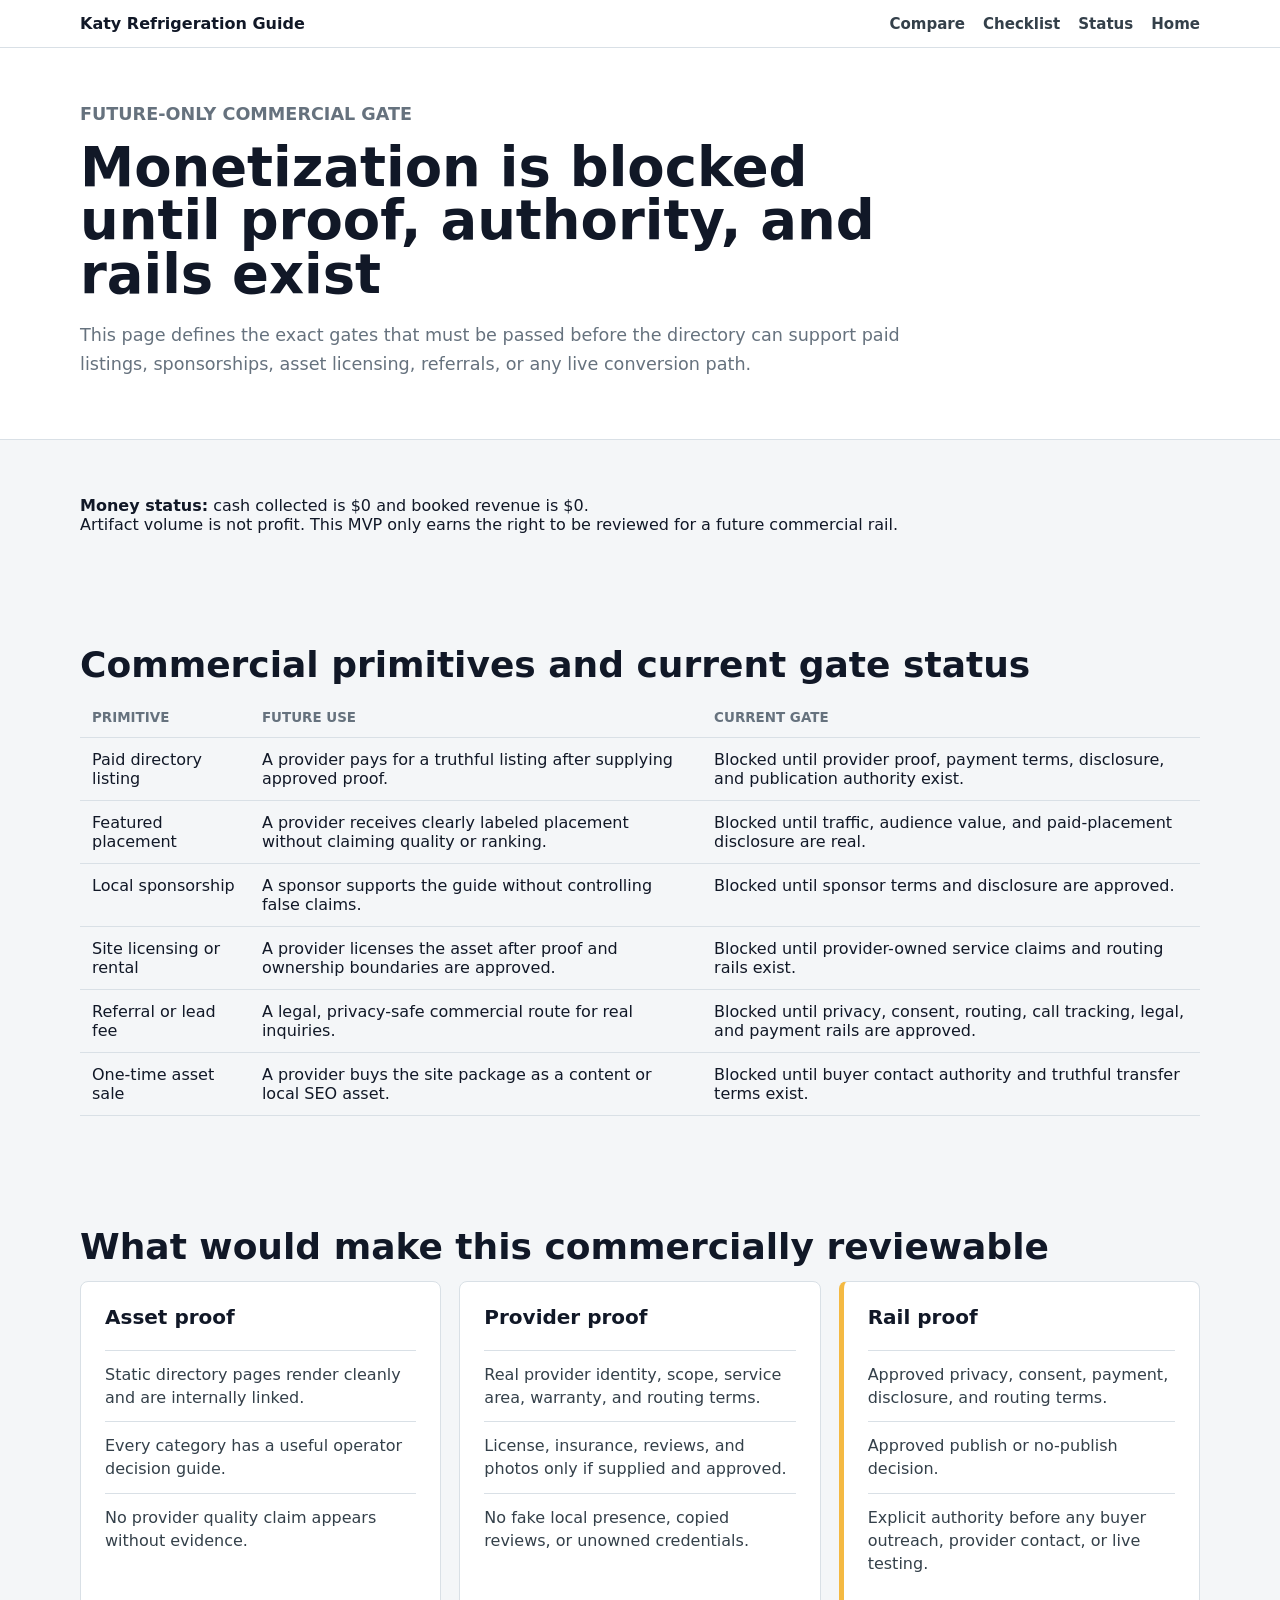
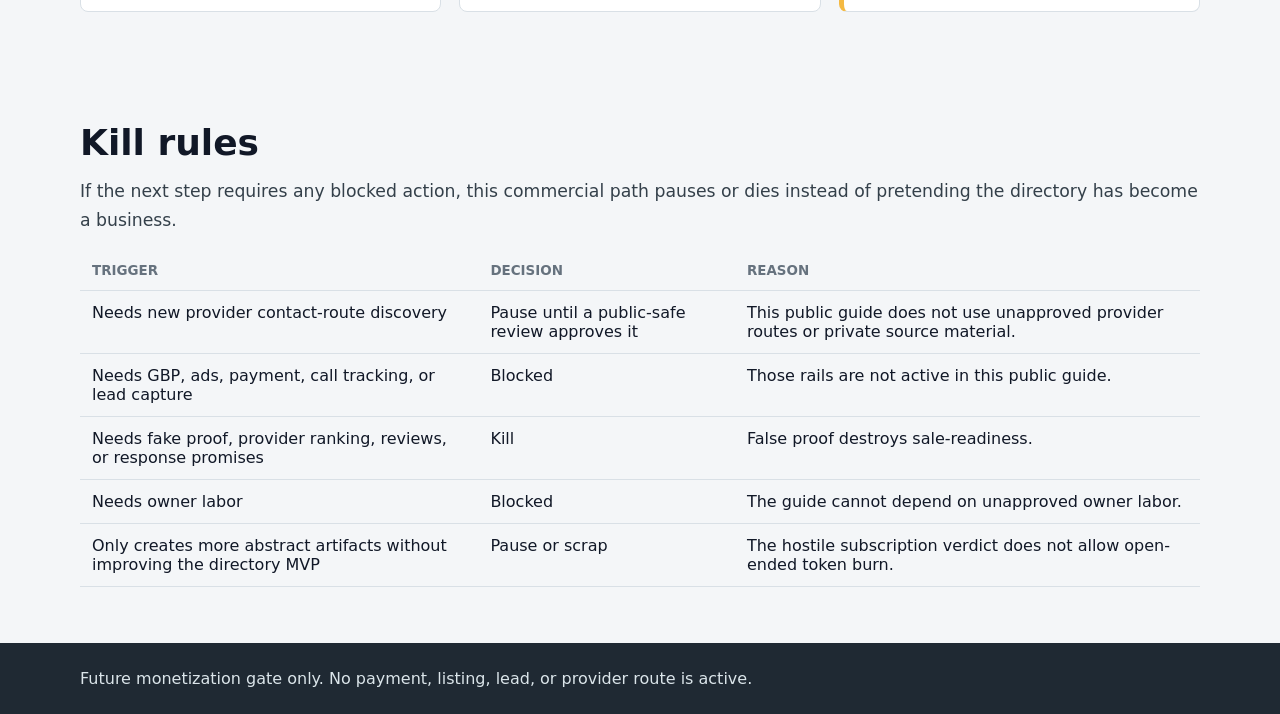
<file: pages/future-monetization-gate.html>
<!doctype html>
<html lang="en">
<head>
  <meta charset="utf-8">
  <meta name="viewport" content="width=device-width, initial-scale=1">
  <meta name="robots" content="index, follow">
  <title>Future Monetization Gate | Katy Refrigeration Directory MVP</title>
  <meta name="description" content="A no-publish future monetization gate for a Katy and West Houston restaurant refrigeration directory MVP with no active payment, listing, or lead collection.">
  <link rel="stylesheet" href="../assets/styles.css">
  <link rel="icon" href="../favicon.ico">
  <link rel="canonical" href="https://xkaleidoscope.github.io/koerner-katy-refrigeration-directory/pages/future-monetization-gate.html">
</head>
<body>
  <header class="site-header">
    <nav class="nav" aria-label="Main navigation">
      <a class="brand" href="../index.html">Katy Refrigeration Guide</a>
      <div class="nav-links">
        <a href="compare-contractors.html">Compare</a>
        <a href="provider-evaluation-checklist.html">Checklist</a>
        <a href="contact-placeholder.html">Status</a>
        <a href="../index.html">Home</a>
      </div>
    </nav>
  </header>
  <main>
    <section class="page-hero">
      <div class="wrap">
        <p class="eyebrow">Future-only commercial gate</p>
        <h1>Monetization is blocked until proof, authority, and rails exist</h1>
        <p>This page defines the exact gates that must be passed before the directory can support paid listings, sponsorships, asset licensing, referrals, or any live conversion path.</p>
      </div>
    </section>

    <section class="truth-strip">
      <div class="wrap">
        <div><strong>Money status:</strong> cash collected is $0 and booked revenue is $0.</div>
        <div>Artifact volume is not profit. This MVP only earns the right to be reviewed for a future commercial rail.</div>
      </div>
    </section>

    <section class="wrap">
      <h2 class="section-title">Commercial primitives and current gate status</h2>
      <div class="table-wrap">
        <table class="table">
          <thead><tr><th>Primitive</th><th>Future Use</th><th>Current Gate</th></tr></thead>
          <tbody>
            <tr><td>Paid directory listing</td><td>A provider pays for a truthful listing after supplying approved proof.</td><td>Blocked until provider proof, payment terms, disclosure, and publication authority exist.</td></tr>
            <tr><td>Featured placement</td><td>A provider receives clearly labeled placement without claiming quality or ranking.</td><td>Blocked until traffic, audience value, and paid-placement disclosure are real.</td></tr>
            <tr><td>Local sponsorship</td><td>A sponsor supports the guide without controlling false claims.</td><td>Blocked until sponsor terms and disclosure are approved.</td></tr>
            <tr><td>Site licensing or rental</td><td>A provider licenses the asset after proof and ownership boundaries are approved.</td><td>Blocked until provider-owned service claims and routing rails exist.</td></tr>
            <tr><td>Referral or lead fee</td><td>A legal, privacy-safe commercial route for real inquiries.</td><td>Blocked until privacy, consent, routing, call tracking, legal, and payment rails are approved.</td></tr>
            <tr><td>One-time asset sale</td><td>A provider buys the site package as a content or local SEO asset.</td><td>Blocked until buyer contact authority and truthful transfer terms exist.</td></tr>
          </tbody>
        </table>
      </div>
    </section>

    <section class="wrap">
      <h2 class="section-title">What would make this commercially reviewable</h2>
      <div class="grid three">
        <article class="card">
          <h3>Asset proof</h3>
          <ul class="check-list">
            <li>Static directory pages render cleanly and are internally linked.</li>
            <li>Every category has a useful operator decision guide.</li>
            <li>No provider quality claim appears without evidence.</li>
          </ul>
        </article>
        <article class="card">
          <h3>Provider proof</h3>
          <ul class="check-list">
            <li>Real provider identity, scope, service area, warranty, and routing terms.</li>
            <li>License, insurance, reviews, and photos only if supplied and approved.</li>
            <li>No fake local presence, copied reviews, or unowned credentials.</li>
          </ul>
        </article>
        <article class="card alert">
          <h3>Rail proof</h3>
          <ul class="check-list">
            <li>Approved privacy, consent, payment, disclosure, and routing terms.</li>
            <li>Approved publish or no-publish decision.</li>
            <li>Explicit authority before any buyer outreach, provider contact, or live testing.</li>
          </ul>
        </article>
      </div>
    </section>

    <section class="wrap">
      <h2 class="section-title">Kill rules</h2>
      <p class="section-lead">If the next step requires any blocked action, this commercial path pauses or dies instead of pretending the directory has become a business.</p>
      <div class="table-wrap">
        <table class="table">
          <thead><tr><th>Trigger</th><th>Decision</th><th>Reason</th></tr></thead>
          <tbody>
            <tr><td>Needs new provider contact-route discovery</td><td>Pause until a public-safe review approves it</td><td>This public guide does not use unapproved provider routes or private source material.</td></tr>
            <tr><td>Needs GBP, ads, payment, call tracking, or lead capture</td><td>Blocked</td><td>Those rails are not active in this public guide.</td></tr>
            <tr><td>Needs fake proof, provider ranking, reviews, or response promises</td><td>Kill</td><td>False proof destroys sale-readiness.</td></tr>
            <tr><td>Needs owner labor</td><td>Blocked</td><td>The guide cannot depend on unapproved owner labor.</td></tr>
            <tr><td>Only creates more abstract artifacts without improving the directory MVP</td><td>Pause or scrap</td><td>The hostile subscription verdict does not allow open-ended token burn.</td></tr>
          </tbody>
        </table>
      </div>
    </section>
  </main>
  <footer class="footer"><div class="wrap"><p>Future monetization gate only. No payment, listing, lead, or provider route is active.</p></div></footer>
</body>
</html>
</file>
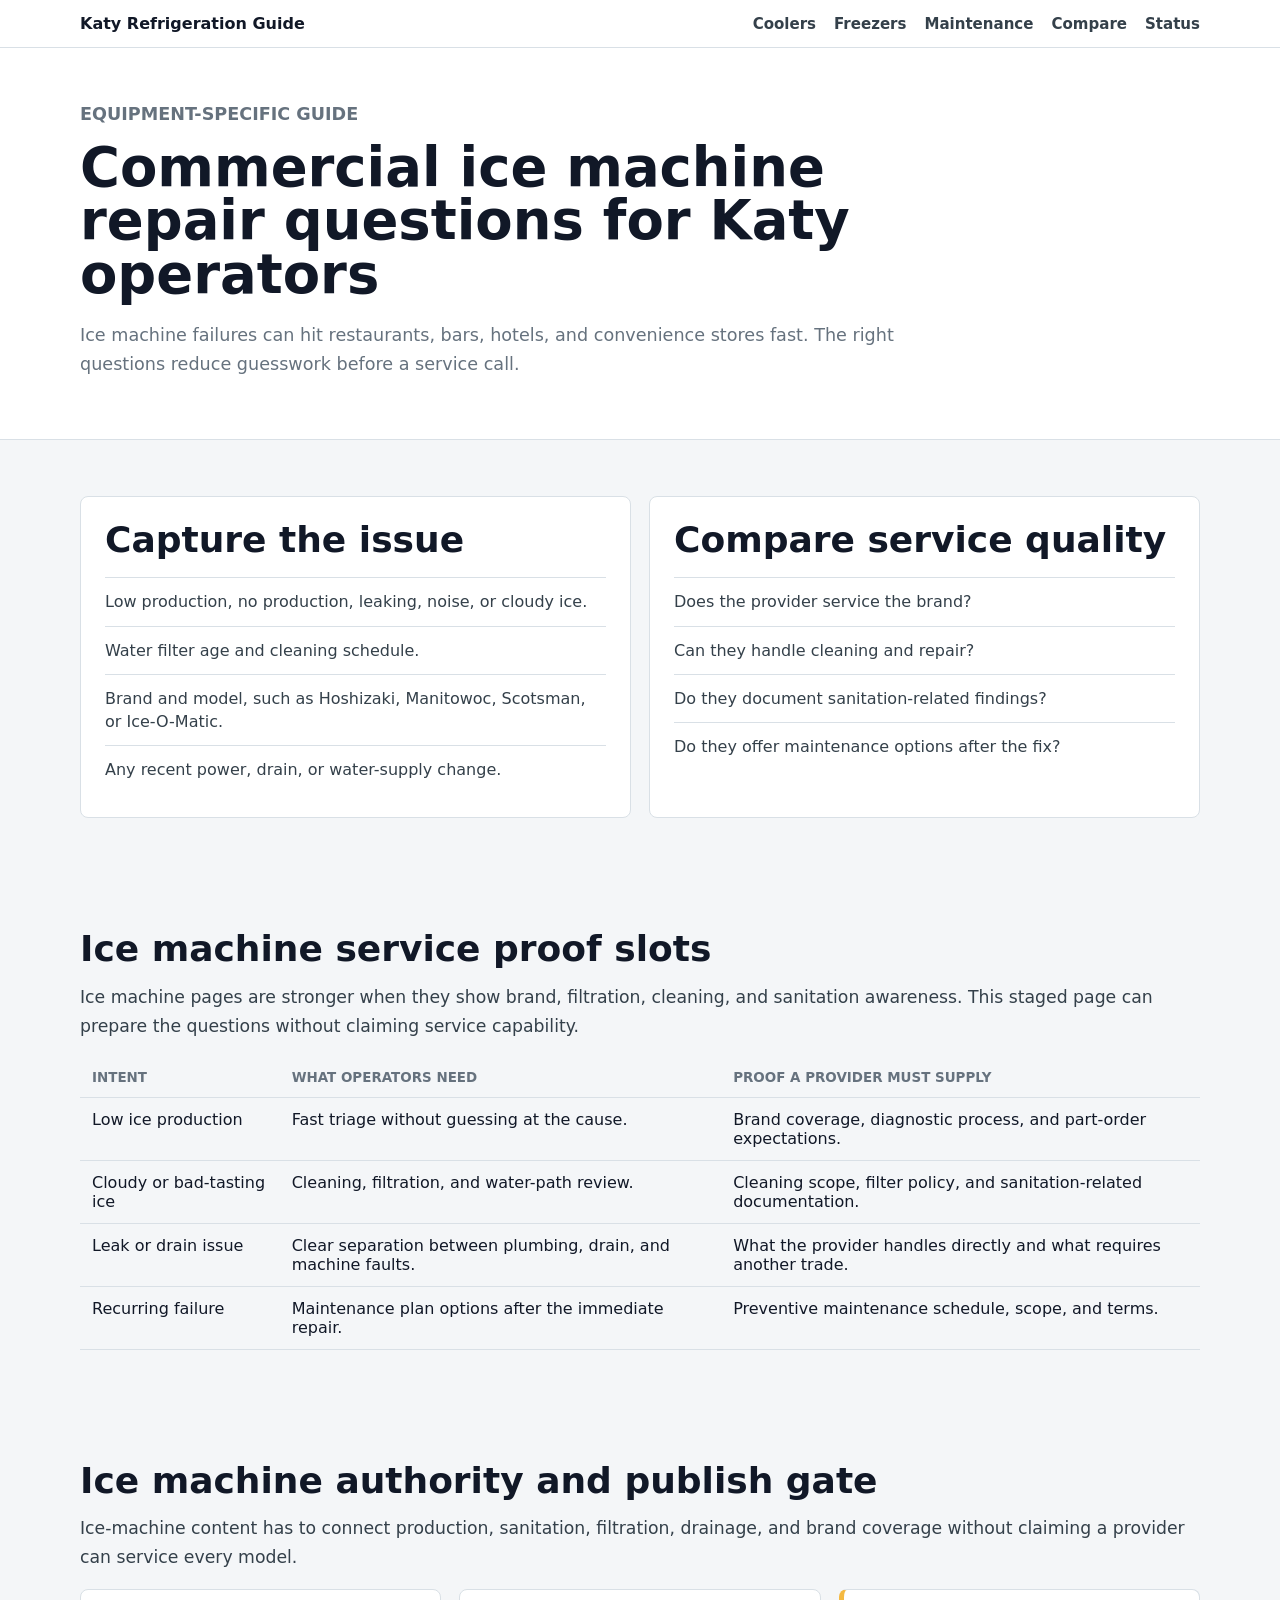
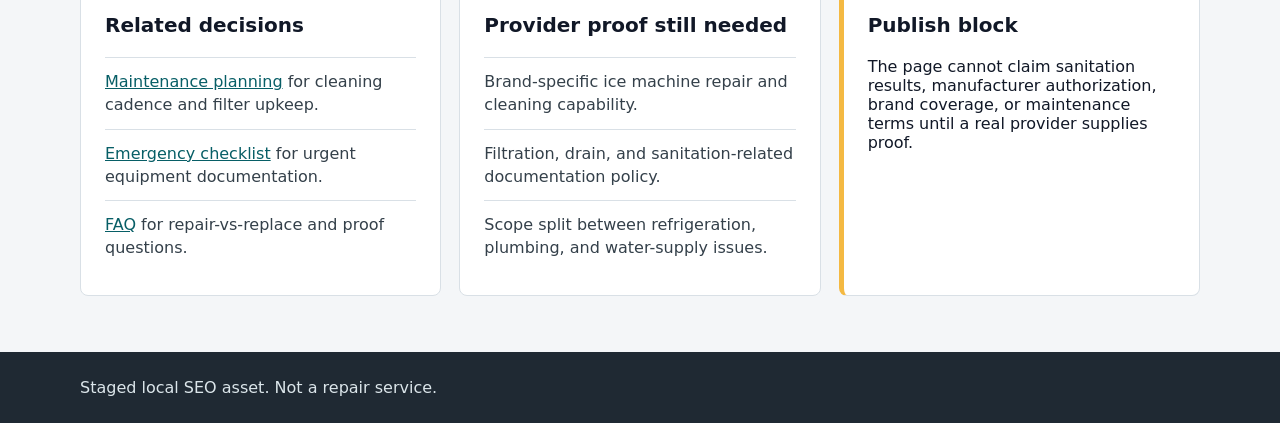
<file: pages/ice-machine-repair.html>
<!doctype html>
<html lang="en">
<head>
  <meta charset="utf-8">
  <meta name="viewport" content="width=device-width, initial-scale=1">
  <meta name="robots" content="index, follow">
  <title>Commercial Ice Machine Repair Katy TX | Production, Filtration, Cleaning Questions</title>
  <meta name="description" content="Compare Katy commercial ice machine repair providers by production loss, filtration, cleaning history, sanitation notes, brand coverage, and maintenance options.">
  <link rel="stylesheet" href="../assets/styles.css">
  <link rel="icon" href="../favicon.ico">
  <script type="application/ld+json">
  {
    "@context": "https://schema.org",
    "@type": "WebPage",
    "name": "Commercial Ice Machine Repair Katy TX Guide",
    "description": "Staged decision-support page for ice machine repair, cleaning, filtration, sanitation, and provider proof gates.",
    "isPartOf": {"@type": "WebSite", "name": "Katy Commercial Refrigeration Repair Guide", "url": "https://xkaleidoscope.github.io/koerner-katy-refrigeration-directory/"},
    "url": "https://xkaleidoscope.github.io/koerner-katy-refrigeration-directory/pages/ice-machine-repair.html",
    "breadcrumb": {
      "@type": "BreadcrumbList",
      "itemListElement": [
        {"@type": "ListItem", "position": 1, "name": "Home", "item": "https://xkaleidoscope.github.io/koerner-katy-refrigeration-directory/"},
        {"@type": "ListItem", "position": 2, "name": "Ice Machine Repair", "item": "https://xkaleidoscope.github.io/koerner-katy-refrigeration-directory/pages/ice-machine-repair.html"}
      ]
    }
  }
  </script>
  <link rel="canonical" href="https://xkaleidoscope.github.io/koerner-katy-refrigeration-directory/pages/ice-machine-repair.html">
</head>
<body>
  <header class="site-header">
    <nav class="nav" aria-label="Main navigation">
      <a class="brand" href="../index.html">Katy Refrigeration Guide</a>
      <div class="nav-links">
        <a href="walk-in-cooler-repair.html">Coolers</a>
        <a href="walk-in-freezer-repair.html">Freezers</a>
        <a href="preventive-maintenance.html">Maintenance</a>
        <a href="compare-contractors.html">Compare</a>
        <a href="contact-placeholder.html">Status</a>
      </div>
    </nav>
  </header>
  <main>
    <section class="page-hero">
      <div class="wrap">
        <p class="eyebrow">Equipment-specific guide</p>
        <h1>Commercial ice machine repair questions for Katy operators</h1>
        <p>Ice machine failures can hit restaurants, bars, hotels, and convenience stores fast. The right questions reduce guesswork before a service call.</p>
      </div>
    </section>
    <section class="wrap grid two">
      <article class="card">
        <h2>Capture the issue</h2>
        <ul class="check-list">
          <li>Low production, no production, leaking, noise, or cloudy ice.</li>
          <li>Water filter age and cleaning schedule.</li>
          <li>Brand and model, such as Hoshizaki, Manitowoc, Scotsman, or Ice-O-Matic.</li>
          <li>Any recent power, drain, or water-supply change.</li>
        </ul>
      </article>
      <article class="card">
        <h2>Compare service quality</h2>
        <ul class="check-list">
          <li>Does the provider service the brand?</li>
          <li>Can they handle cleaning and repair?</li>
          <li>Do they document sanitation-related findings?</li>
          <li>Do they offer maintenance options after the fix?</li>
        </ul>
      </article>
    </section>
    <section class="wrap">
      <h2 class="section-title">Ice machine service proof slots</h2>
      <p class="section-lead">Ice machine pages are stronger when they show brand, filtration, cleaning, and sanitation awareness. This staged page can prepare the questions without claiming service capability.</p>
      <div class="table-wrap">
        <table class="table">
          <thead><tr><th>Intent</th><th>What Operators Need</th><th>Proof A Provider Must Supply</th></tr></thead>
          <tbody>
            <tr><td>Low ice production</td><td>Fast triage without guessing at the cause.</td><td>Brand coverage, diagnostic process, and part-order expectations.</td></tr>
            <tr><td>Cloudy or bad-tasting ice</td><td>Cleaning, filtration, and water-path review.</td><td>Cleaning scope, filter policy, and sanitation-related documentation.</td></tr>
            <tr><td>Leak or drain issue</td><td>Clear separation between plumbing, drain, and machine faults.</td><td>What the provider handles directly and what requires another trade.</td></tr>
            <tr><td>Recurring failure</td><td>Maintenance plan options after the immediate repair.</td><td>Preventive maintenance schedule, scope, and terms.</td></tr>
          </tbody>
        </table>
      </div>
    </section>
    <section class="wrap">
      <h2 class="section-title">Ice machine authority and publish gate</h2>
      <p class="section-lead">Ice-machine content has to connect production, sanitation, filtration, drainage, and brand coverage without claiming a provider can service every model.</p>
      <div class="grid three">
        <article class="card">
          <h3>Related decisions</h3>
          <ul class="check-list">
            <li><a href="preventive-maintenance.html">Maintenance planning</a> for cleaning cadence and filter upkeep.</li>
            <li><a href="restaurant-refrigeration-emergency.html">Emergency checklist</a> for urgent equipment documentation.</li>
            <li><a href="faq.html">FAQ</a> for repair-vs-replace and proof questions.</li>
          </ul>
        </article>
        <article class="card">
          <h3>Provider proof still needed</h3>
          <ul class="check-list">
            <li>Brand-specific ice machine repair and cleaning capability.</li>
            <li>Filtration, drain, and sanitation-related documentation policy.</li>
            <li>Scope split between refrigeration, plumbing, and water-supply issues.</li>
          </ul>
        </article>
        <article class="card alert">
          <h3>Publish block</h3>
          <p>The page cannot claim sanitation results, manufacturer authorization, brand coverage, or maintenance terms until a real provider supplies proof.</p>
        </article>
      </div>
    </section>
  </main>
  <footer class="footer"><div class="wrap"><p>Staged local SEO asset. Not a repair service.</p></div></footer>
</body>
</html>
</file>
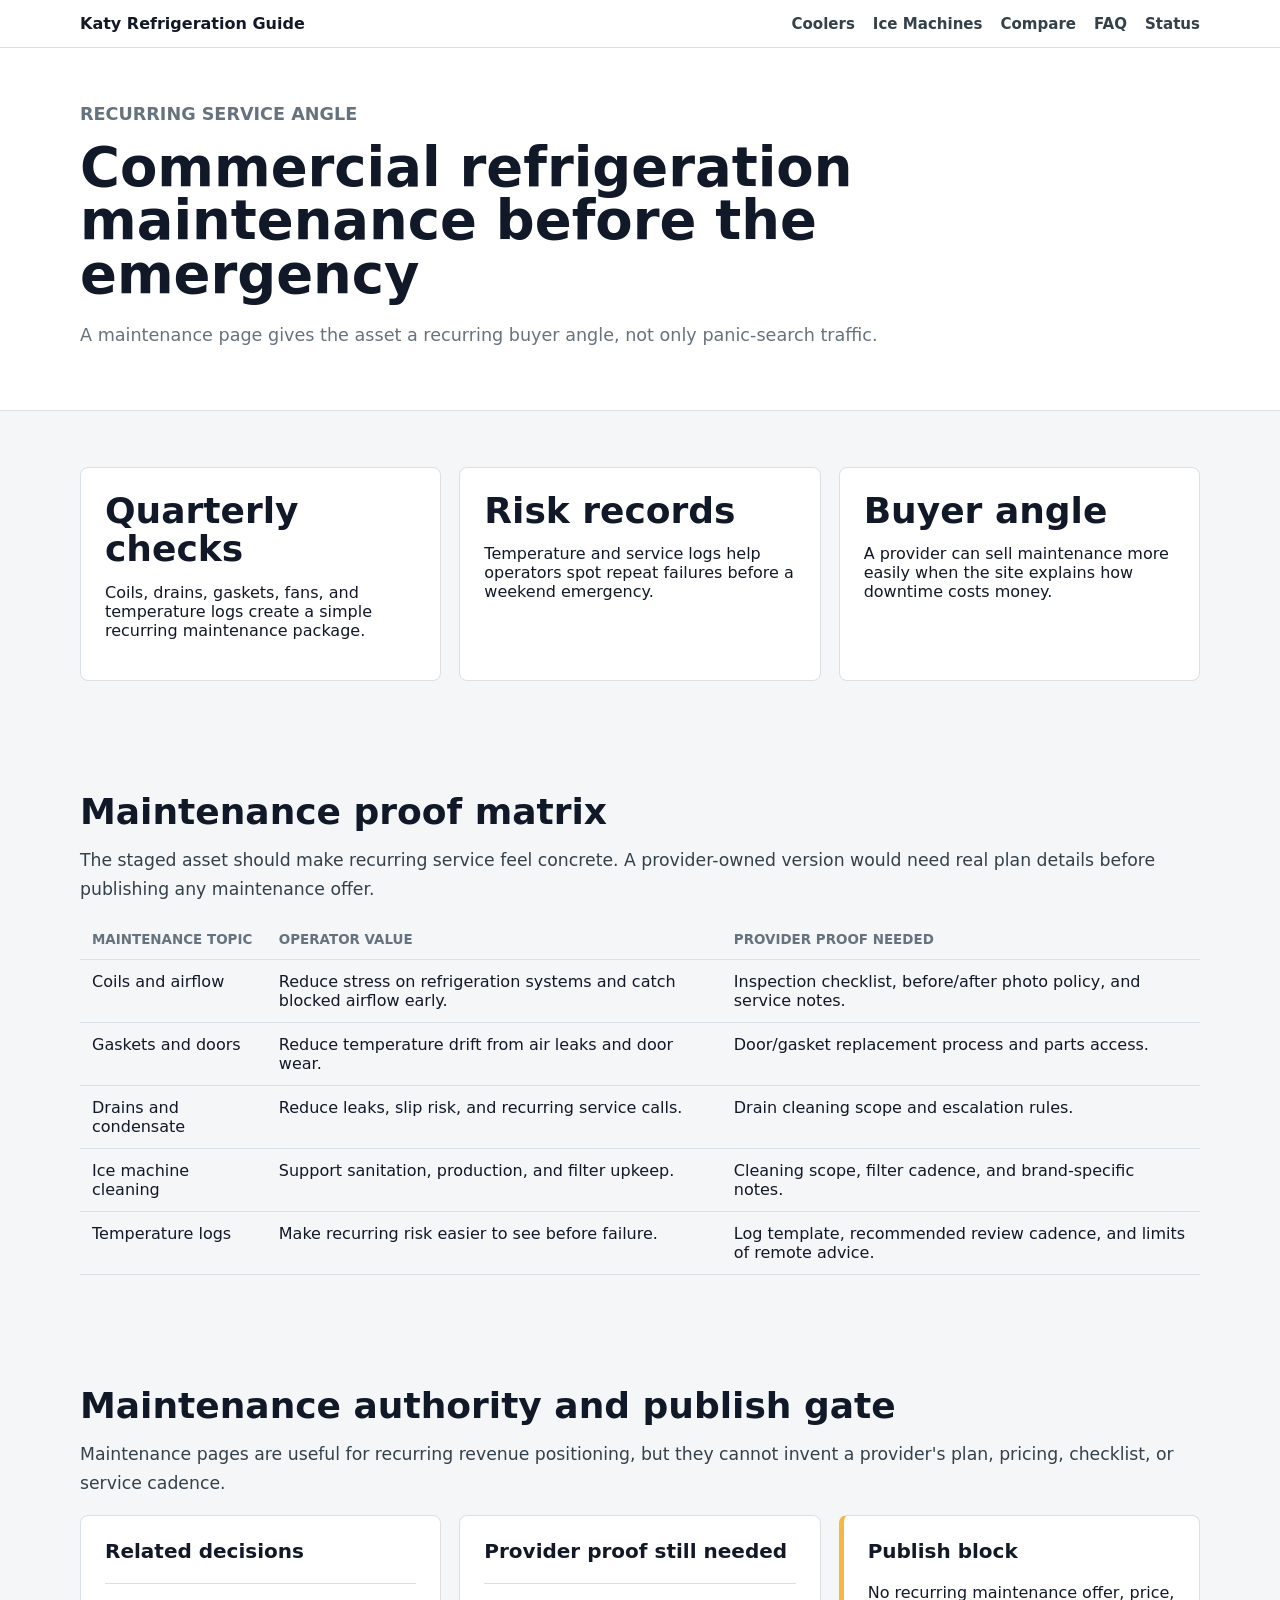
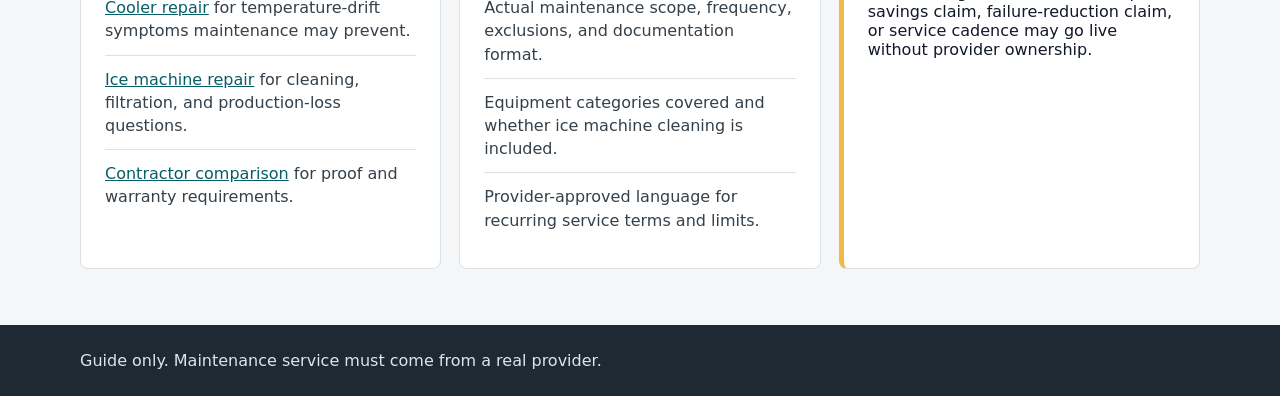
<file: pages/preventive-maintenance.html>
<!doctype html>
<html lang="en">
<head>
  <meta charset="utf-8">
  <meta name="viewport" content="width=device-width, initial-scale=1">
  <meta name="robots" content="index, follow">
  <title>Commercial Refrigeration Maintenance Katy TX | Cooler, Freezer, Ice Machine PM Guide</title>
  <meta name="description" content="A Katy commercial refrigeration preventive maintenance guide for coils, drains, gaskets, temperature logs, ice machine cleaning, and recurring service questions.">
  <link rel="stylesheet" href="../assets/styles.css">
  <link rel="icon" href="../favicon.ico">
  <script type="application/ld+json">
  {
    "@context": "https://schema.org",
    "@type": "WebPage",
    "name": "Commercial Refrigeration Maintenance Katy TX Guide",
    "description": "Staged decision-support page for preventive maintenance topics, recurring service proof, and publish-readiness gates.",
    "isPartOf": {"@type": "WebSite", "name": "Katy Commercial Refrigeration Repair Guide", "url": "https://xkaleidoscope.github.io/koerner-katy-refrigeration-directory/"},
    "url": "https://xkaleidoscope.github.io/koerner-katy-refrigeration-directory/pages/preventive-maintenance.html",
    "breadcrumb": {
      "@type": "BreadcrumbList",
      "itemListElement": [
        {"@type": "ListItem", "position": 1, "name": "Home", "item": "https://xkaleidoscope.github.io/koerner-katy-refrigeration-directory/"},
        {"@type": "ListItem", "position": 2, "name": "Preventive Maintenance", "item": "https://xkaleidoscope.github.io/koerner-katy-refrigeration-directory/pages/preventive-maintenance.html"}
      ]
    }
  }
  </script>
  <link rel="canonical" href="https://xkaleidoscope.github.io/koerner-katy-refrigeration-directory/pages/preventive-maintenance.html">
</head>
<body>
  <header class="site-header">
    <nav class="nav" aria-label="Main navigation">
      <a class="brand" href="../index.html">Katy Refrigeration Guide</a>
      <div class="nav-links">
        <a href="walk-in-cooler-repair.html">Coolers</a>
        <a href="ice-machine-repair.html">Ice Machines</a>
        <a href="compare-contractors.html">Compare</a>
        <a href="faq.html">FAQ</a>
        <a href="contact-placeholder.html">Status</a>
      </div>
    </nav>
  </header>
  <main>
    <section class="page-hero">
      <div class="wrap">
        <p class="eyebrow">Recurring service angle</p>
        <h1>Commercial refrigeration maintenance before the emergency</h1>
        <p>A maintenance page gives the asset a recurring buyer angle, not only panic-search traffic.</p>
      </div>
    </section>
    <section class="wrap grid three">
      <article class="card"><h2>Quarterly checks</h2><p>Coils, drains, gaskets, fans, and temperature logs create a simple recurring maintenance package.</p></article>
      <article class="card"><h2>Risk records</h2><p>Temperature and service logs help operators spot repeat failures before a weekend emergency.</p></article>
      <article class="card"><h2>Buyer angle</h2><p>A provider can sell maintenance more easily when the site explains how downtime costs money.</p></article>
    </section>
    <section class="wrap">
      <h2 class="section-title">Maintenance proof matrix</h2>
      <p class="section-lead">The staged asset should make recurring service feel concrete. A provider-owned version would need real plan details before publishing any maintenance offer.</p>
      <div class="table-wrap">
        <table class="table">
          <thead><tr><th>Maintenance Topic</th><th>Operator Value</th><th>Provider Proof Needed</th></tr></thead>
          <tbody>
            <tr><td>Coils and airflow</td><td>Reduce stress on refrigeration systems and catch blocked airflow early.</td><td>Inspection checklist, before/after photo policy, and service notes.</td></tr>
            <tr><td>Gaskets and doors</td><td>Reduce temperature drift from air leaks and door wear.</td><td>Door/gasket replacement process and parts access.</td></tr>
            <tr><td>Drains and condensate</td><td>Reduce leaks, slip risk, and recurring service calls.</td><td>Drain cleaning scope and escalation rules.</td></tr>
            <tr><td>Ice machine cleaning</td><td>Support sanitation, production, and filter upkeep.</td><td>Cleaning scope, filter cadence, and brand-specific notes.</td></tr>
            <tr><td>Temperature logs</td><td>Make recurring risk easier to see before failure.</td><td>Log template, recommended review cadence, and limits of remote advice.</td></tr>
          </tbody>
        </table>
      </div>
    </section>
    <section class="wrap">
      <h2 class="section-title">Maintenance authority and publish gate</h2>
      <p class="section-lead">Maintenance pages are useful for recurring revenue positioning, but they cannot invent a provider's plan, pricing, checklist, or service cadence.</p>
      <div class="grid three">
        <article class="card">
          <h3>Related decisions</h3>
          <ul class="check-list">
            <li><a href="walk-in-cooler-repair.html">Cooler repair</a> for temperature-drift symptoms maintenance may prevent.</li>
            <li><a href="ice-machine-repair.html">Ice machine repair</a> for cleaning, filtration, and production-loss questions.</li>
            <li><a href="compare-contractors.html">Contractor comparison</a> for proof and warranty requirements.</li>
          </ul>
        </article>
        <article class="card">
          <h3>Provider proof still needed</h3>
          <ul class="check-list">
            <li>Actual maintenance scope, frequency, exclusions, and documentation format.</li>
            <li>Equipment categories covered and whether ice machine cleaning is included.</li>
            <li>Provider-approved language for recurring service terms and limits.</li>
          </ul>
        </article>
        <article class="card alert">
          <h3>Publish block</h3>
          <p>No recurring maintenance offer, price, savings claim, failure-reduction claim, or service cadence may go live without provider ownership.</p>
        </article>
      </div>
    </section>
  </main>
  <footer class="footer"><div class="wrap"><p>Guide only. Maintenance service must come from a real provider.</p></div></footer>
</body>
</html>
</file>
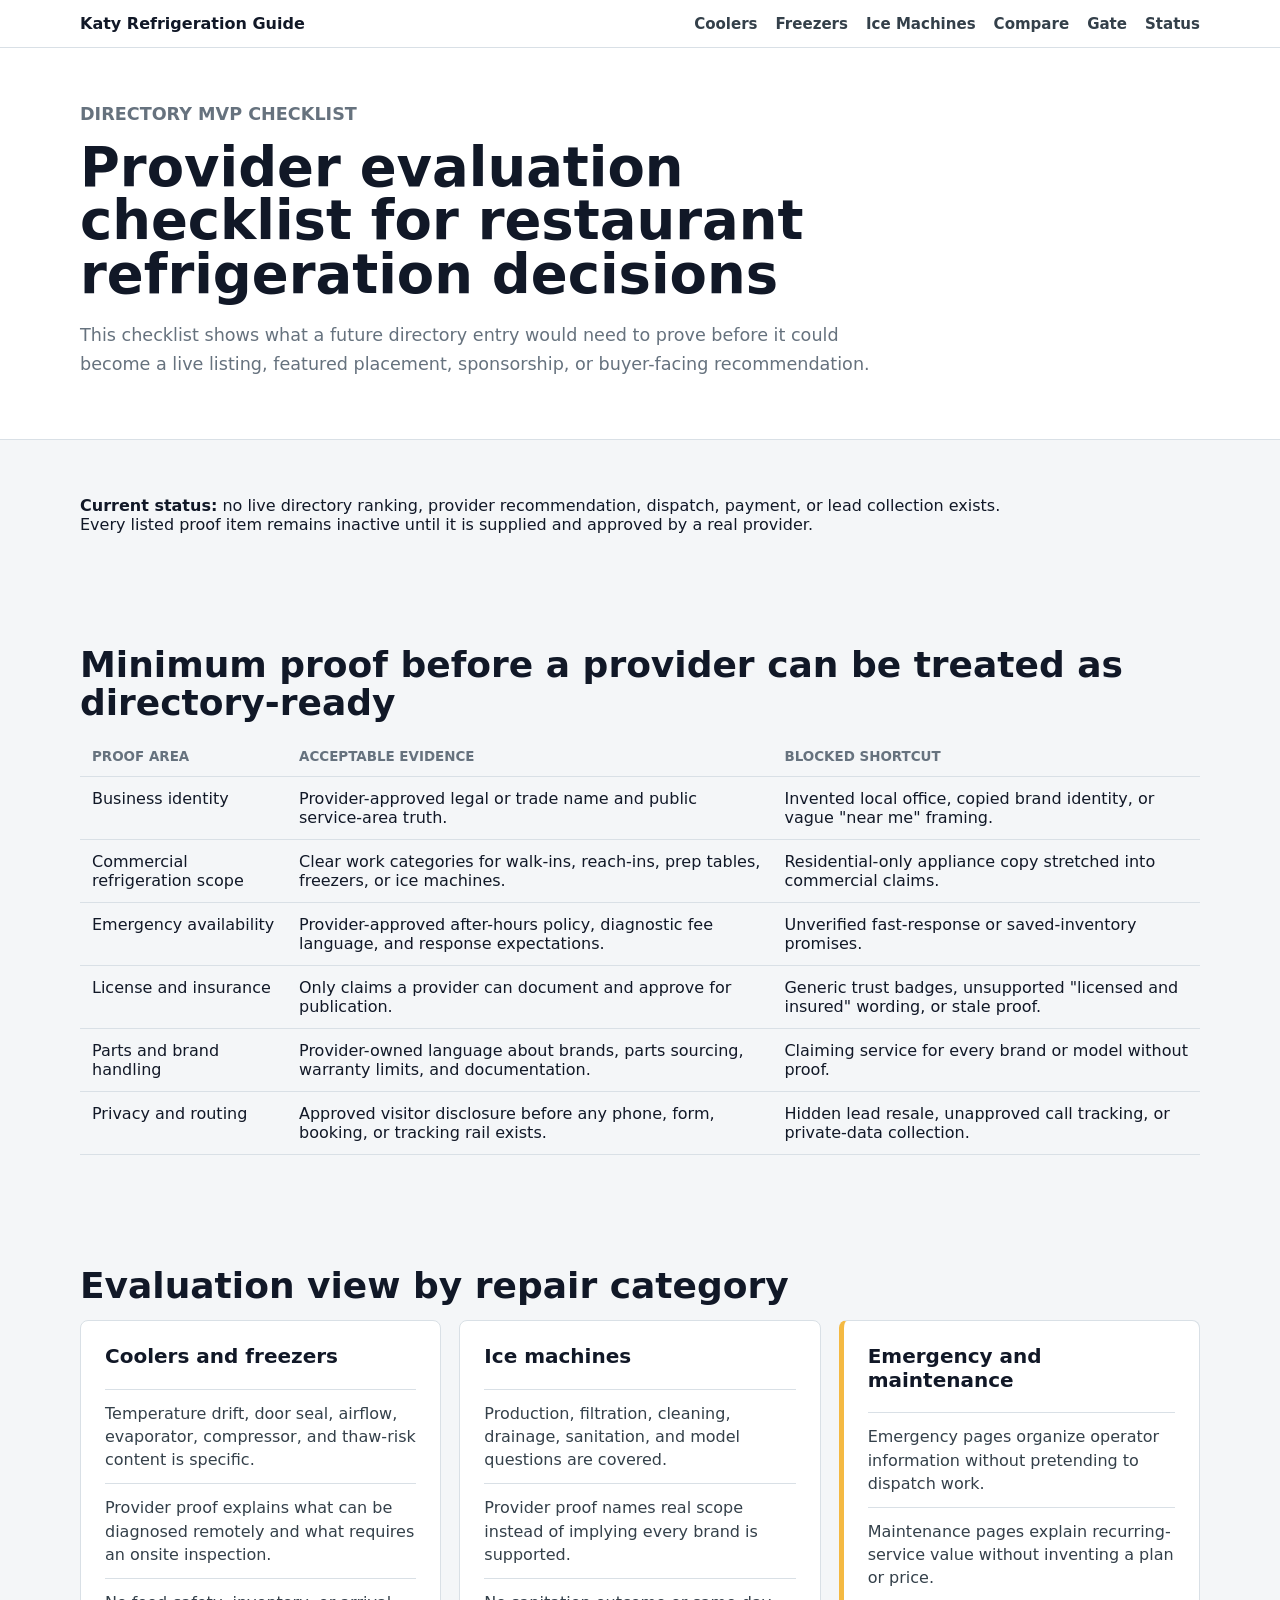
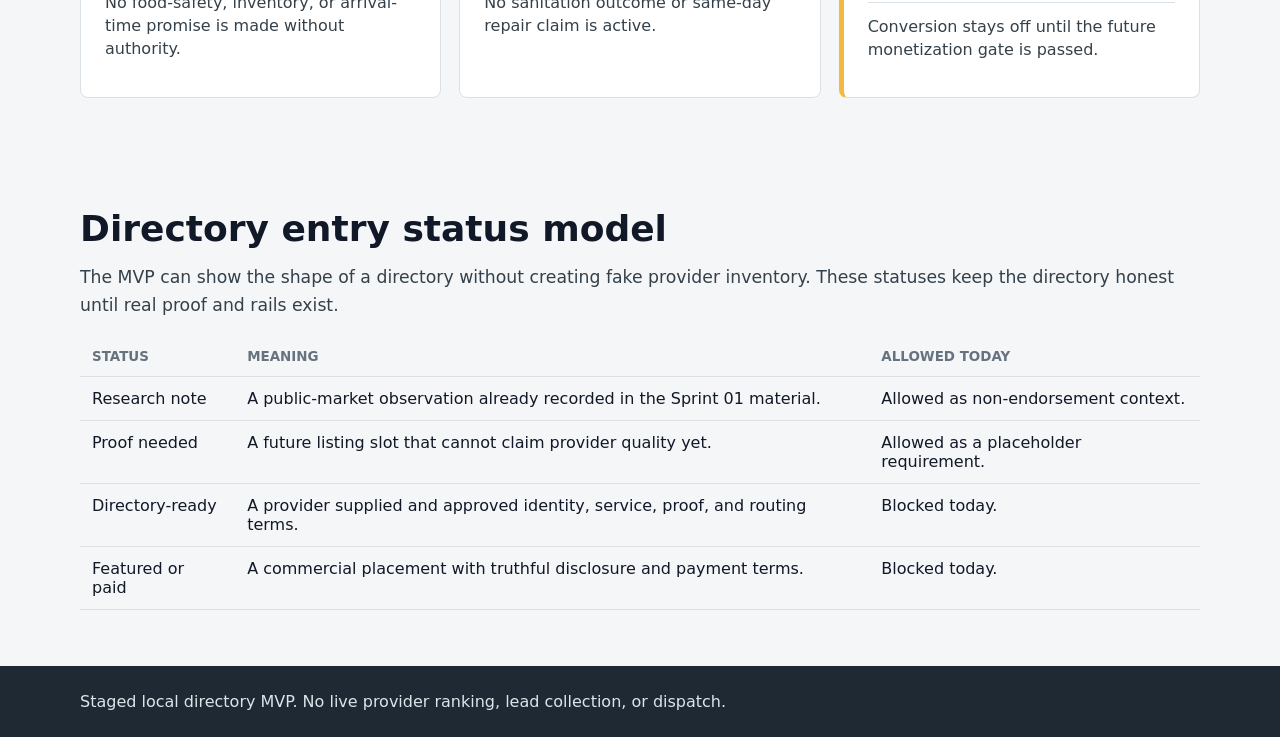
<file: pages/provider-evaluation-checklist.html>
<!doctype html>
<html lang="en">
<head>
  <meta charset="utf-8">
  <meta name="viewport" content="width=device-width, initial-scale=1">
  <meta name="robots" content="index, follow">
  <title>Provider Evaluation Checklist | Katy Refrigeration Directory MVP</title>
  <meta name="description" content="A no-publish provider evaluation checklist for Katy and West Houston restaurant refrigeration, freezer, cooler, and ice machine repair decisions.">
  <link rel="stylesheet" href="../assets/styles.css">
  <link rel="icon" href="../favicon.ico">
  <link rel="canonical" href="https://xkaleidoscope.github.io/koerner-katy-refrigeration-directory/pages/provider-evaluation-checklist.html">
</head>
<body>
  <header class="site-header">
    <nav class="nav" aria-label="Main navigation">
      <a class="brand" href="../index.html">Katy Refrigeration Guide</a>
      <div class="nav-links">
        <a href="walk-in-cooler-repair.html">Coolers</a>
        <a href="walk-in-freezer-repair.html">Freezers</a>
        <a href="ice-machine-repair.html">Ice Machines</a>
        <a href="compare-contractors.html">Compare</a>
        <a href="future-monetization-gate.html">Gate</a>
        <a href="contact-placeholder.html">Status</a>
      </div>
    </nav>
  </header>
  <main>
    <section class="page-hero">
      <div class="wrap">
        <p class="eyebrow">Directory MVP checklist</p>
        <h1>Provider evaluation checklist for restaurant refrigeration decisions</h1>
        <p>This checklist shows what a future directory entry would need to prove before it could become a live listing, featured placement, sponsorship, or buyer-facing recommendation.</p>
      </div>
    </section>

    <section class="truth-strip">
      <div class="wrap">
        <div><strong>Current status:</strong> no live directory ranking, provider recommendation, dispatch, payment, or lead collection exists.</div>
        <div>Every listed proof item remains inactive until it is supplied and approved by a real provider.</div>
      </div>
    </section>

    <section class="wrap">
      <h2 class="section-title">Minimum proof before a provider can be treated as directory-ready</h2>
      <div class="table-wrap">
        <table class="table">
          <thead><tr><th>Proof Area</th><th>Acceptable Evidence</th><th>Blocked Shortcut</th></tr></thead>
          <tbody>
            <tr><td>Business identity</td><td>Provider-approved legal or trade name and public service-area truth.</td><td>Invented local office, copied brand identity, or vague "near me" framing.</td></tr>
            <tr><td>Commercial refrigeration scope</td><td>Clear work categories for walk-ins, reach-ins, prep tables, freezers, or ice machines.</td><td>Residential-only appliance copy stretched into commercial claims.</td></tr>
            <tr><td>Emergency availability</td><td>Provider-approved after-hours policy, diagnostic fee language, and response expectations.</td><td>Unverified fast-response or saved-inventory promises.</td></tr>
            <tr><td>License and insurance</td><td>Only claims a provider can document and approve for publication.</td><td>Generic trust badges, unsupported "licensed and insured" wording, or stale proof.</td></tr>
            <tr><td>Parts and brand handling</td><td>Provider-owned language about brands, parts sourcing, warranty limits, and documentation.</td><td>Claiming service for every brand or model without proof.</td></tr>
            <tr><td>Privacy and routing</td><td>Approved visitor disclosure before any phone, form, booking, or tracking rail exists.</td><td>Hidden lead resale, unapproved call tracking, or private-data collection.</td></tr>
          </tbody>
        </table>
      </div>
    </section>

    <section class="wrap">
      <h2 class="section-title">Evaluation view by repair category</h2>
      <div class="grid three">
        <article class="card">
          <h3>Coolers and freezers</h3>
          <ul class="check-list">
            <li>Temperature drift, door seal, airflow, evaporator, compressor, and thaw-risk content is specific.</li>
            <li>Provider proof explains what can be diagnosed remotely and what requires an onsite inspection.</li>
            <li>No food-safety, inventory, or arrival-time promise is made without authority.</li>
          </ul>
        </article>
        <article class="card">
          <h3>Ice machines</h3>
          <ul class="check-list">
            <li>Production, filtration, cleaning, drainage, sanitation, and model questions are covered.</li>
            <li>Provider proof names real scope instead of implying every brand is supported.</li>
            <li>No sanitation outcome or same-day repair claim is active.</li>
          </ul>
        </article>
        <article class="card alert">
          <h3>Emergency and maintenance</h3>
          <ul class="check-list">
            <li>Emergency pages organize operator information without pretending to dispatch work.</li>
            <li>Maintenance pages explain recurring-service value without inventing a plan or price.</li>
            <li>Conversion stays off until the future monetization gate is passed.</li>
          </ul>
        </article>
      </div>
    </section>

    <section class="wrap">
      <h2 class="section-title">Directory entry status model</h2>
      <p class="section-lead">The MVP can show the shape of a directory without creating fake provider inventory. These statuses keep the directory honest until real proof and rails exist.</p>
      <div class="table-wrap">
        <table class="table">
          <thead><tr><th>Status</th><th>Meaning</th><th>Allowed Today</th></tr></thead>
          <tbody>
            <tr><td>Research note</td><td>A public-market observation already recorded in the Sprint 01 material.</td><td>Allowed as non-endorsement context.</td></tr>
            <tr><td>Proof needed</td><td>A future listing slot that cannot claim provider quality yet.</td><td>Allowed as a placeholder requirement.</td></tr>
            <tr><td>Directory-ready</td><td>A provider supplied and approved identity, service, proof, and routing terms.</td><td>Blocked today.</td></tr>
            <tr><td>Featured or paid</td><td>A commercial placement with truthful disclosure and payment terms.</td><td>Blocked today.</td></tr>
          </tbody>
        </table>
      </div>
    </section>
  </main>
  <footer class="footer"><div class="wrap"><p>Staged local directory MVP. No live provider ranking, lead collection, or dispatch.</p></div></footer>
</body>
</html>
</file>
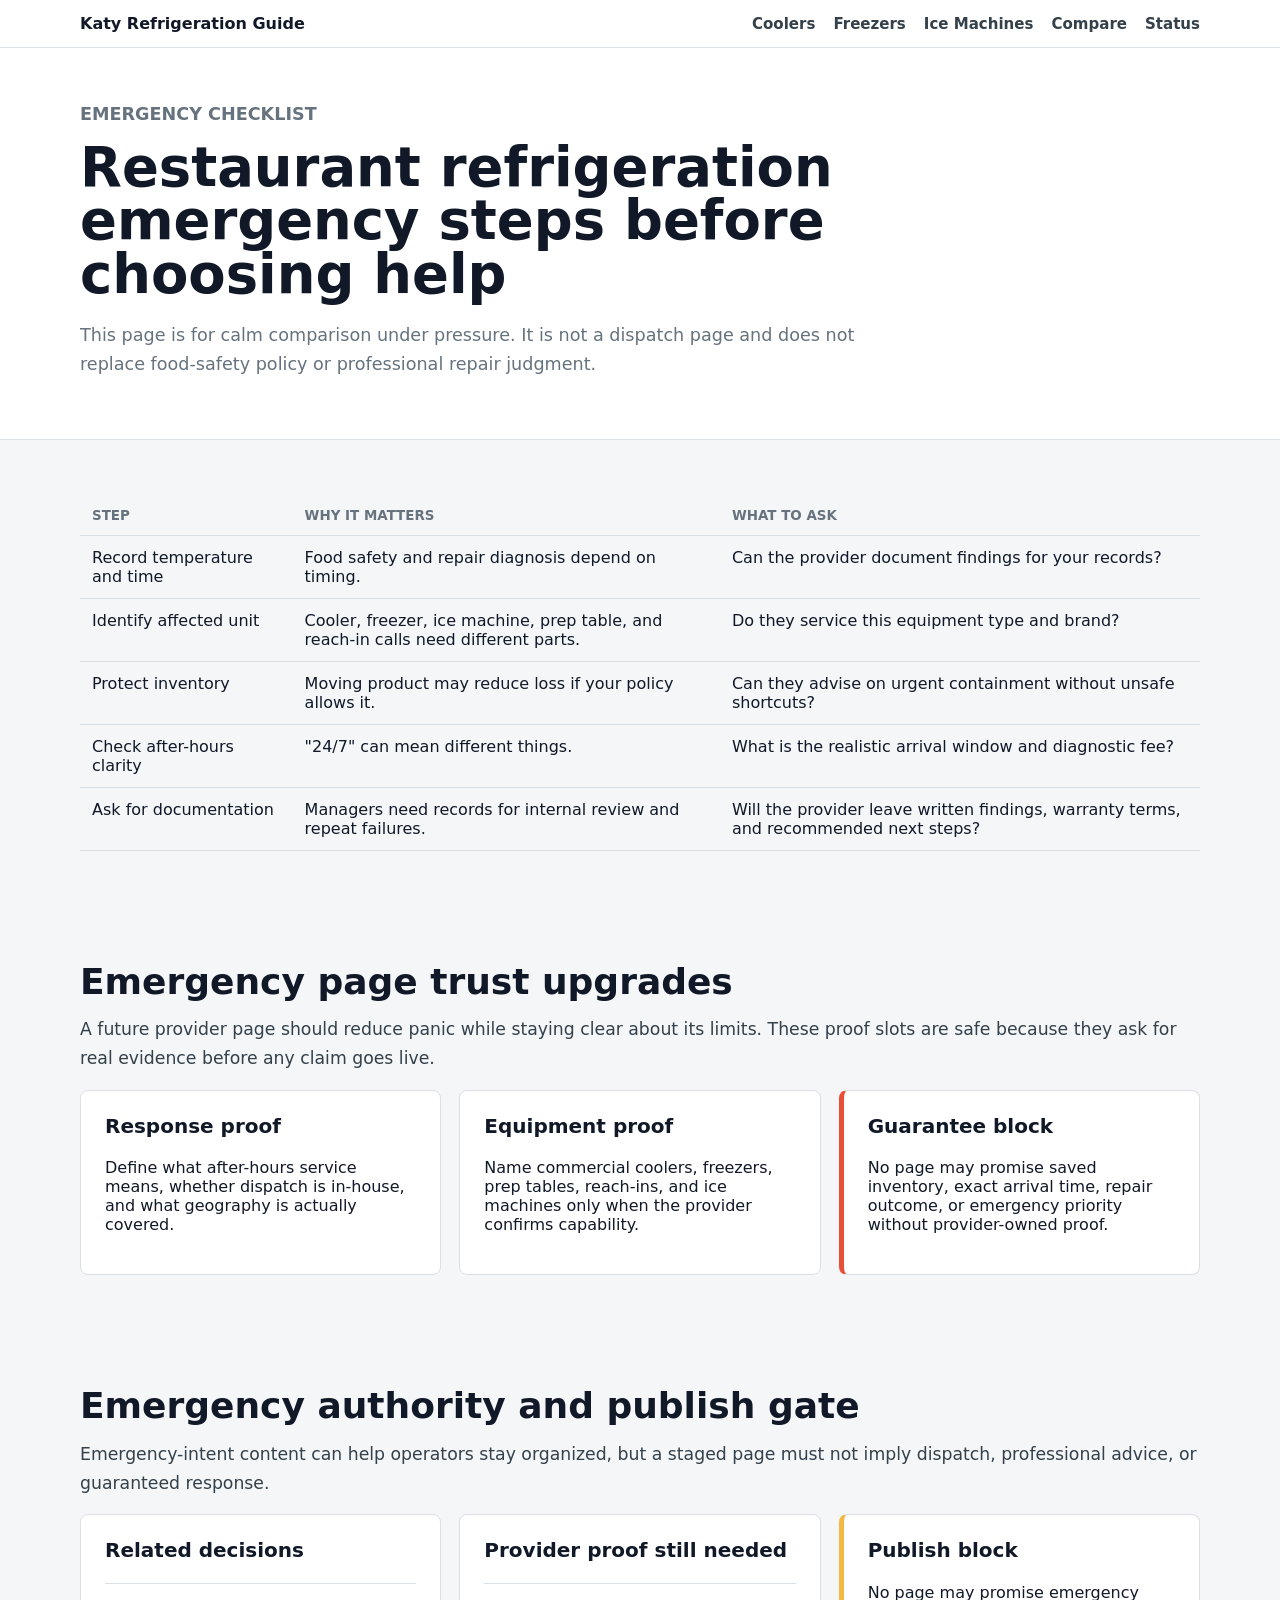
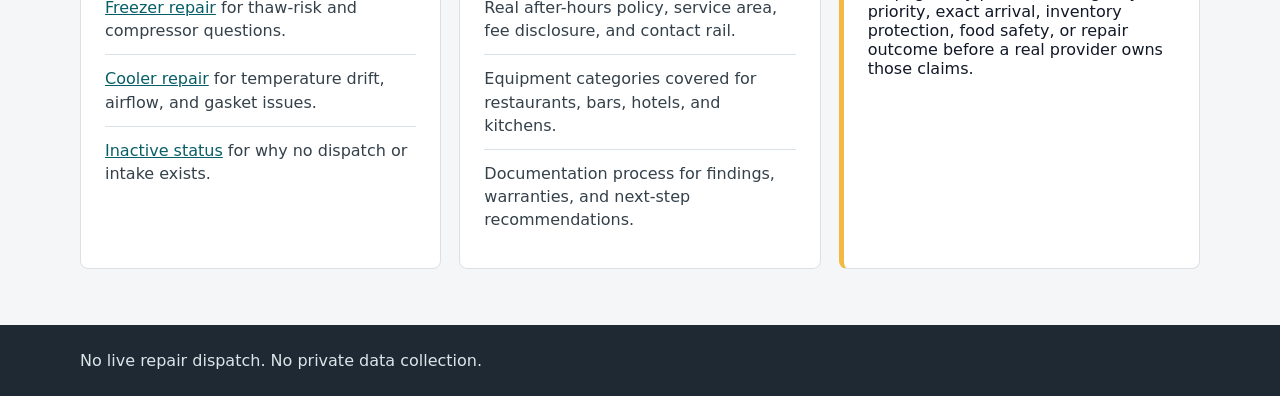
<file: pages/restaurant-refrigeration-emergency.html>
<!doctype html>
<html lang="en">
<head>
  <meta charset="utf-8">
  <meta name="viewport" content="width=device-width, initial-scale=1">
  <meta name="robots" content="index, follow">
  <title>Restaurant Refrigeration Emergency Katy TX | Cooler, Freezer, Prep Table Checklist</title>
  <meta name="description" content="A Katy and Fulshear restaurant refrigeration emergency checklist for cooler, freezer, prep table, and ice machine failures without live lead capture.">
  <link rel="stylesheet" href="../assets/styles.css">
  <link rel="icon" href="../favicon.ico">
  <script type="application/ld+json">
  {
    "@context": "https://schema.org",
    "@type": "WebPage",
    "name": "Restaurant Refrigeration Emergency Katy TX Checklist",
    "description": "Staged decision-support page for restaurant refrigeration emergency documentation and provider proof gates.",
    "isPartOf": {"@type": "WebSite", "name": "Katy Commercial Refrigeration Repair Guide", "url": "https://xkaleidoscope.github.io/koerner-katy-refrigeration-directory/"},
    "url": "https://xkaleidoscope.github.io/koerner-katy-refrigeration-directory/pages/restaurant-refrigeration-emergency.html",
    "breadcrumb": {
      "@type": "BreadcrumbList",
      "itemListElement": [
        {"@type": "ListItem", "position": 1, "name": "Home", "item": "https://xkaleidoscope.github.io/koerner-katy-refrigeration-directory/"},
        {"@type": "ListItem", "position": 2, "name": "Restaurant Refrigeration Emergency", "item": "https://xkaleidoscope.github.io/koerner-katy-refrigeration-directory/pages/restaurant-refrigeration-emergency.html"}
      ]
    }
  }
  </script>
  <link rel="canonical" href="https://xkaleidoscope.github.io/koerner-katy-refrigeration-directory/pages/restaurant-refrigeration-emergency.html">
</head>
<body>
  <header class="site-header">
    <nav class="nav" aria-label="Main navigation">
      <a class="brand" href="../index.html">Katy Refrigeration Guide</a>
      <div class="nav-links">
        <a href="walk-in-cooler-repair.html">Coolers</a>
        <a href="walk-in-freezer-repair.html">Freezers</a>
        <a href="ice-machine-repair.html">Ice Machines</a>
        <a href="compare-contractors.html">Compare</a>
        <a href="contact-placeholder.html">Status</a>
      </div>
    </nav>
  </header>
  <main>
    <section class="page-hero">
      <div class="wrap">
        <p class="eyebrow">Emergency checklist</p>
        <h1>Restaurant refrigeration emergency steps before choosing help</h1>
        <p>This page is for calm comparison under pressure. It is not a dispatch page and does not replace food-safety policy or professional repair judgment.</p>
      </div>
    </section>
    <section class="wrap">
      <div class="table-wrap">
        <table class="table">
          <thead><tr><th>Step</th><th>Why It Matters</th><th>What To Ask</th></tr></thead>
          <tbody>
            <tr><td>Record temperature and time</td><td>Food safety and repair diagnosis depend on timing.</td><td>Can the provider document findings for your records?</td></tr>
            <tr><td>Identify affected unit</td><td>Cooler, freezer, ice machine, prep table, and reach-in calls need different parts.</td><td>Do they service this equipment type and brand?</td></tr>
            <tr><td>Protect inventory</td><td>Moving product may reduce loss if your policy allows it.</td><td>Can they advise on urgent containment without unsafe shortcuts?</td></tr>
            <tr><td>Check after-hours clarity</td><td>"24/7" can mean different things.</td><td>What is the realistic arrival window and diagnostic fee?</td></tr>
            <tr><td>Ask for documentation</td><td>Managers need records for internal review and repeat failures.</td><td>Will the provider leave written findings, warranty terms, and recommended next steps?</td></tr>
          </tbody>
        </table>
      </div>
    </section>
    <section class="wrap">
      <h2 class="section-title">Emergency page trust upgrades</h2>
      <p class="section-lead">A future provider page should reduce panic while staying clear about its limits. These proof slots are safe because they ask for real evidence before any claim goes live.</p>
      <div class="grid three">
        <article class="card">
          <h3>Response proof</h3>
          <p>Define what after-hours service means, whether dispatch is in-house, and what geography is actually covered.</p>
        </article>
        <article class="card">
          <h3>Equipment proof</h3>
          <p>Name commercial coolers, freezers, prep tables, reach-ins, and ice machines only when the provider confirms capability.</p>
        </article>
        <article class="card danger">
          <h3>Guarantee block</h3>
          <p>No page may promise saved inventory, exact arrival time, repair outcome, or emergency priority without provider-owned proof.</p>
        </article>
      </div>
    </section>
    <section class="wrap">
      <h2 class="section-title">Emergency authority and publish gate</h2>
      <p class="section-lead">Emergency-intent content can help operators stay organized, but a staged page must not imply dispatch, professional advice, or guaranteed response.</p>
      <div class="grid three">
        <article class="card">
          <h3>Related decisions</h3>
          <ul class="check-list">
            <li><a href="walk-in-freezer-repair.html">Freezer repair</a> for thaw-risk and compressor questions.</li>
            <li><a href="walk-in-cooler-repair.html">Cooler repair</a> for temperature drift, airflow, and gasket issues.</li>
            <li><a href="contact-placeholder.html">Inactive status</a> for why no dispatch or intake exists.</li>
          </ul>
        </article>
        <article class="card">
          <h3>Provider proof still needed</h3>
          <ul class="check-list">
            <li>Real after-hours policy, service area, fee disclosure, and contact rail.</li>
            <li>Equipment categories covered for restaurants, bars, hotels, and kitchens.</li>
            <li>Documentation process for findings, warranties, and next-step recommendations.</li>
          </ul>
        </article>
        <article class="card alert">
          <h3>Publish block</h3>
          <p>No page may promise emergency priority, exact arrival, inventory protection, food safety, or repair outcome before a real provider owns those claims.</p>
        </article>
      </div>
    </section>
  </main>
  <footer class="footer"><div class="wrap"><p>No live repair dispatch. No private data collection.</p></div></footer>
</body>
</html>
</file>
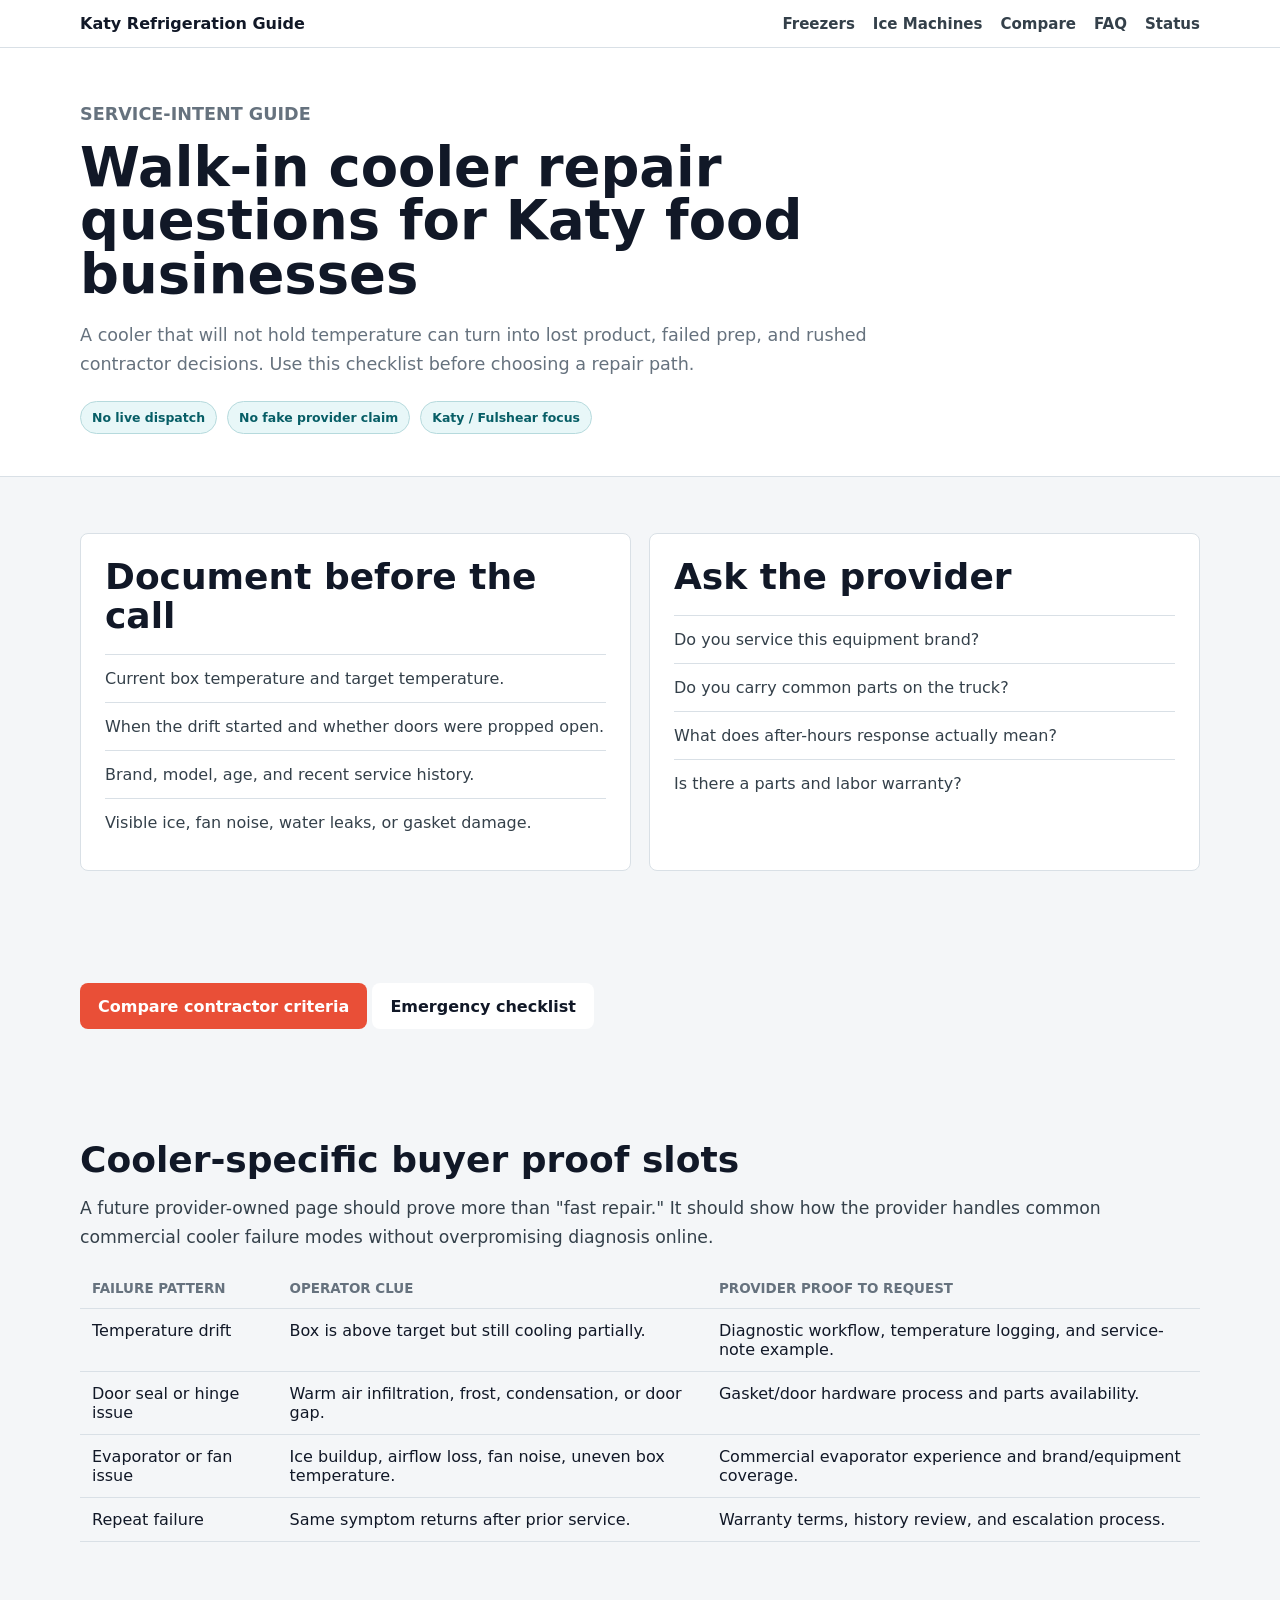
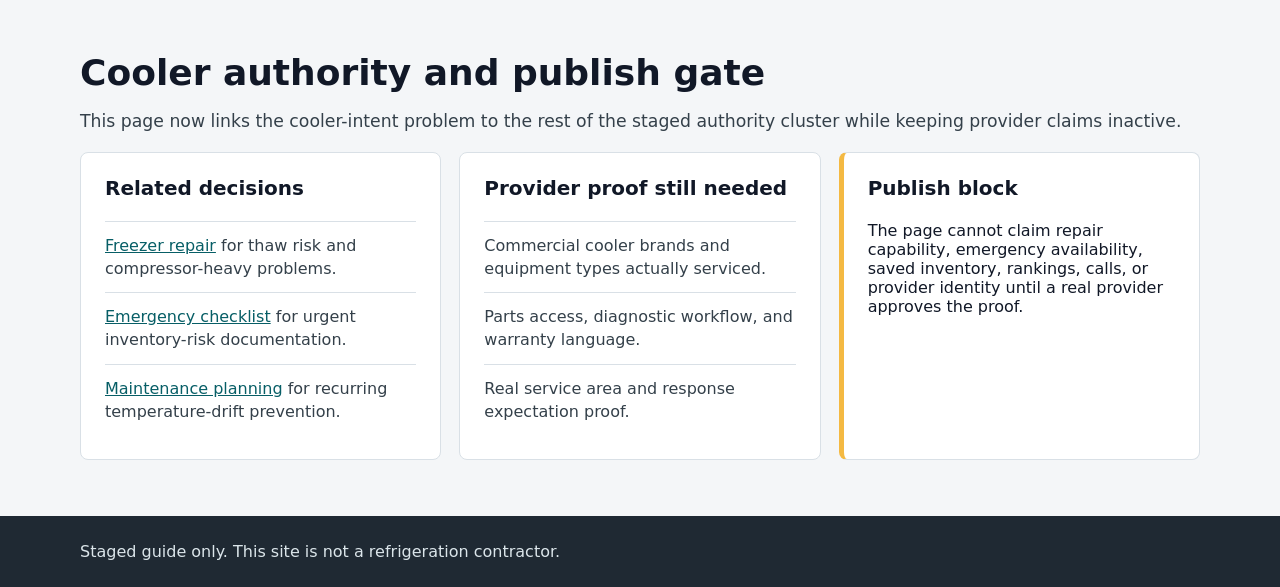
<file: pages/walk-in-cooler-repair.html>
<!doctype html>
<html lang="en">
<head>
  <meta charset="utf-8">
  <meta name="viewport" content="width=device-width, initial-scale=1">
  <meta name="robots" content="index, follow">
  <title>Walk-In Cooler Repair Katy TX | Temperature Drift, Gaskets, Evaporator Questions</title>
  <meta name="description" content="Compare Katy and Fulshear walk-in cooler repair providers by temperature drift, gaskets, evaporator issues, parts access, response expectations, and warranty proof.">
  <link rel="stylesheet" href="../assets/styles.css">
  <link rel="icon" href="../favicon.ico">
  <script type="application/ld+json">
  {
    "@context": "https://schema.org",
    "@type": "WebPage",
    "name": "Walk-In Cooler Repair Katy TX Guide",
    "description": "Staged decision-support page for comparing walk-in cooler repair questions without live dispatch or provider claims.",
    "isPartOf": {"@type": "WebSite", "name": "Katy Commercial Refrigeration Repair Guide", "url": "https://xkaleidoscope.github.io/koerner-katy-refrigeration-directory/"},
    "url": "https://xkaleidoscope.github.io/koerner-katy-refrigeration-directory/pages/walk-in-cooler-repair.html",
    "breadcrumb": {
      "@type": "BreadcrumbList",
      "itemListElement": [
        {"@type": "ListItem", "position": 1, "name": "Home", "item": "https://xkaleidoscope.github.io/koerner-katy-refrigeration-directory/"},
        {"@type": "ListItem", "position": 2, "name": "Walk-in Cooler Repair", "item": "https://xkaleidoscope.github.io/koerner-katy-refrigeration-directory/pages/walk-in-cooler-repair.html"}
      ]
    }
  }
  </script>
  <link rel="canonical" href="https://xkaleidoscope.github.io/koerner-katy-refrigeration-directory/pages/walk-in-cooler-repair.html">
</head>
<body>
  <header class="site-header">
    <nav class="nav" aria-label="Main navigation">
      <a class="brand" href="../index.html">Katy Refrigeration Guide</a>
      <div class="nav-links">
        <a href="walk-in-freezer-repair.html">Freezers</a>
        <a href="ice-machine-repair.html">Ice Machines</a>
        <a href="compare-contractors.html">Compare</a>
        <a href="faq.html">FAQ</a>
        <a href="contact-placeholder.html">Status</a>
      </div>
    </nav>
  </header>
  <main>
    <section class="page-hero">
      <div class="wrap">
        <p class="eyebrow">Service-intent guide</p>
        <h1>Walk-in cooler repair questions for Katy food businesses</h1>
        <p>A cooler that will not hold temperature can turn into lost product, failed prep, and rushed contractor decisions. Use this checklist before choosing a repair path.</p>
        <div class="meta-row">
          <span class="pill">No live dispatch</span>
          <span class="pill">No fake provider claim</span>
          <span class="pill">Katy / Fulshear focus</span>
        </div>
      </div>
    </section>
    <section class="wrap grid two">
      <article class="card">
        <h2>Document before the call</h2>
        <ul class="check-list">
          <li>Current box temperature and target temperature.</li>
          <li>When the drift started and whether doors were propped open.</li>
          <li>Brand, model, age, and recent service history.</li>
          <li>Visible ice, fan noise, water leaks, or gasket damage.</li>
        </ul>
      </article>
      <article class="card">
        <h2>Ask the provider</h2>
        <ul class="check-list">
          <li>Do you service this equipment brand?</li>
          <li>Do you carry common parts on the truck?</li>
          <li>What does after-hours response actually mean?</li>
          <li>Is there a parts and labor warranty?</li>
        </ul>
      </article>
    </section>
    <section class="wrap">
      <a class="button primary" href="compare-contractors.html">Compare contractor criteria</a>
      <a class="button secondary" href="restaurant-refrigeration-emergency.html">Emergency checklist</a>
    </section>
    <section class="wrap">
      <h2 class="section-title">Cooler-specific buyer proof slots</h2>
      <p class="section-lead">A future provider-owned page should prove more than "fast repair." It should show how the provider handles common commercial cooler failure modes without overpromising diagnosis online.</p>
      <div class="table-wrap">
        <table class="table">
          <thead><tr><th>Failure Pattern</th><th>Operator Clue</th><th>Provider Proof To Request</th></tr></thead>
          <tbody>
            <tr><td>Temperature drift</td><td>Box is above target but still cooling partially.</td><td>Diagnostic workflow, temperature logging, and service-note example.</td></tr>
            <tr><td>Door seal or hinge issue</td><td>Warm air infiltration, frost, condensation, or door gap.</td><td>Gasket/door hardware process and parts availability.</td></tr>
            <tr><td>Evaporator or fan issue</td><td>Ice buildup, airflow loss, fan noise, uneven box temperature.</td><td>Commercial evaporator experience and brand/equipment coverage.</td></tr>
            <tr><td>Repeat failure</td><td>Same symptom returns after prior service.</td><td>Warranty terms, history review, and escalation process.</td></tr>
          </tbody>
        </table>
      </div>
    </section>
    <section class="wrap">
      <h2 class="section-title">Cooler authority and publish gate</h2>
      <p class="section-lead">This page now links the cooler-intent problem to the rest of the staged authority cluster while keeping provider claims inactive.</p>
      <div class="grid three">
        <article class="card">
          <h3>Related decisions</h3>
          <ul class="check-list">
            <li><a href="walk-in-freezer-repair.html">Freezer repair</a> for thaw risk and compressor-heavy problems.</li>
            <li><a href="restaurant-refrigeration-emergency.html">Emergency checklist</a> for urgent inventory-risk documentation.</li>
            <li><a href="preventive-maintenance.html">Maintenance planning</a> for recurring temperature-drift prevention.</li>
          </ul>
        </article>
        <article class="card">
          <h3>Provider proof still needed</h3>
          <ul class="check-list">
            <li>Commercial cooler brands and equipment types actually serviced.</li>
            <li>Parts access, diagnostic workflow, and warranty language.</li>
            <li>Real service area and response expectation proof.</li>
          </ul>
        </article>
        <article class="card alert">
          <h3>Publish block</h3>
          <p>The page cannot claim repair capability, emergency availability, saved inventory, rankings, calls, or provider identity until a real provider approves the proof.</p>
        </article>
      </div>
    </section>
  </main>
  <footer class="footer"><div class="wrap"><p>Staged guide only. This site is not a refrigeration contractor.</p></div></footer>
</body>
</html>
</file>
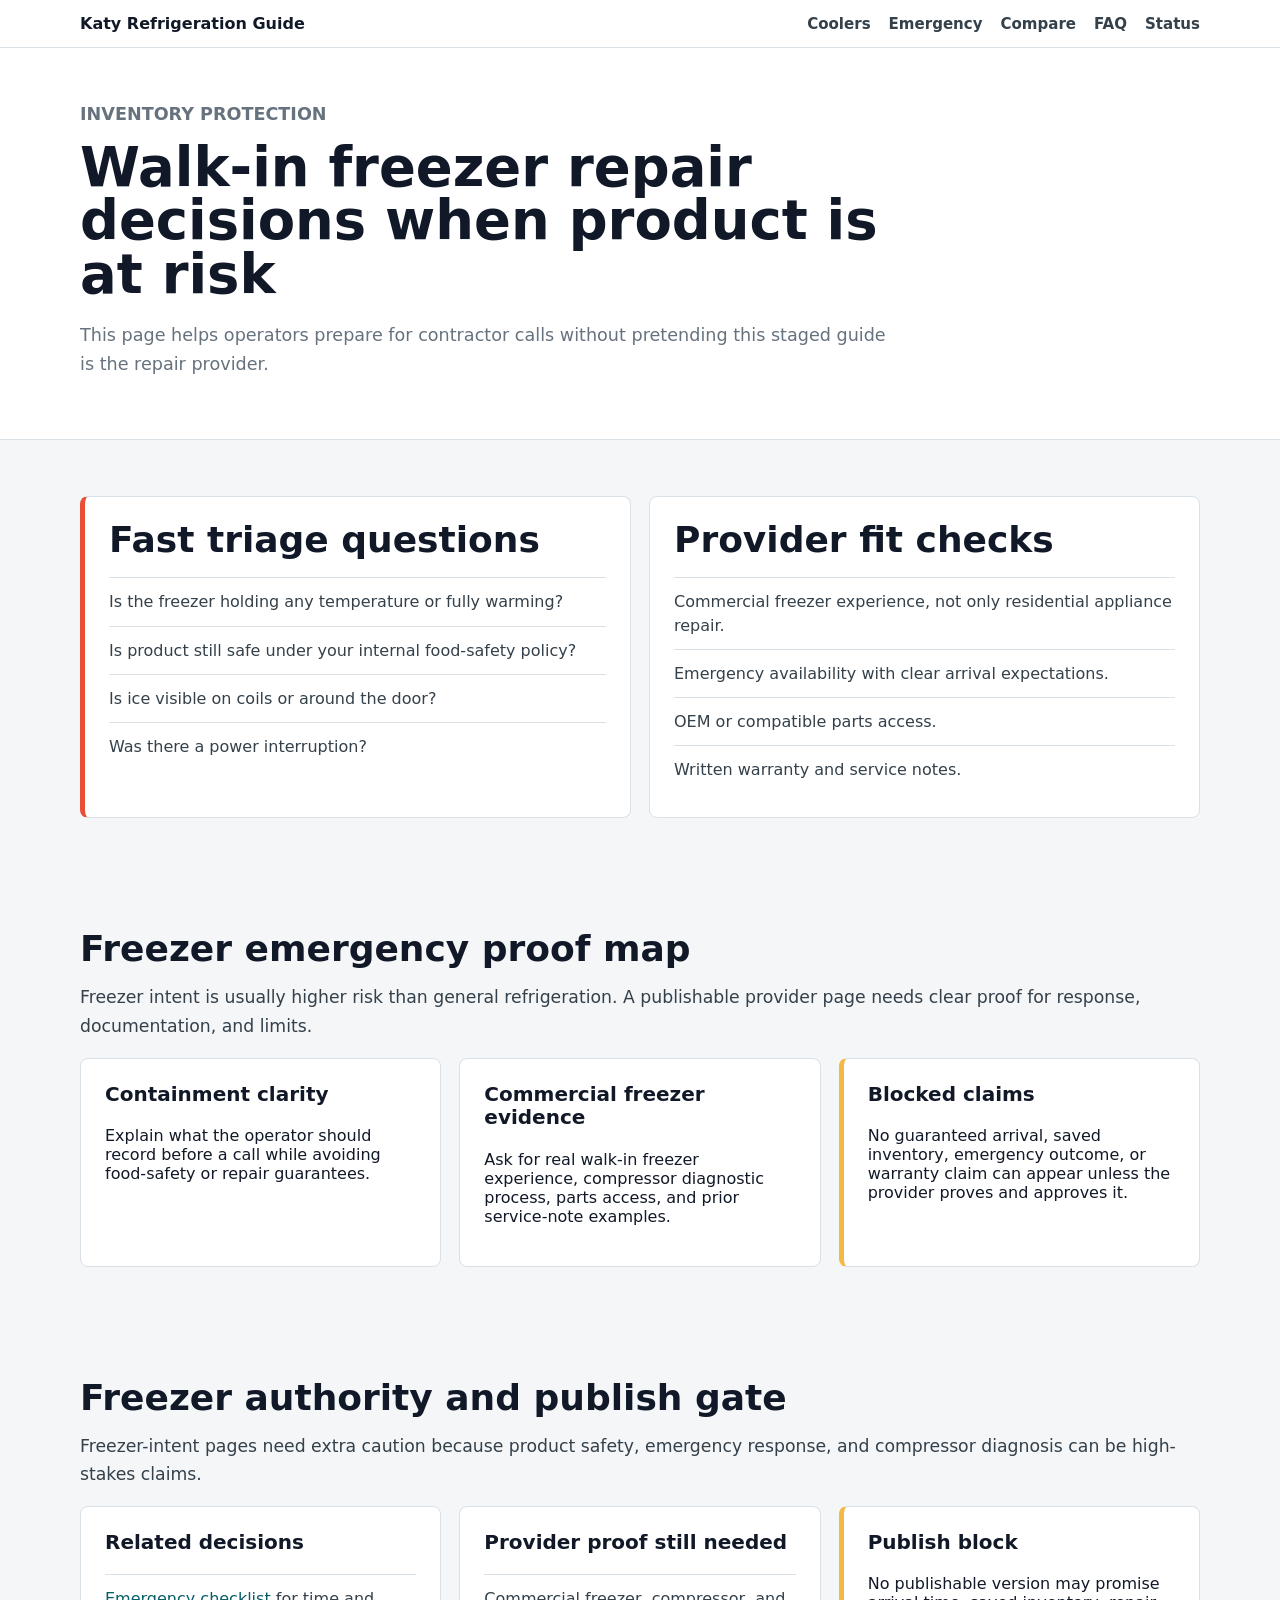
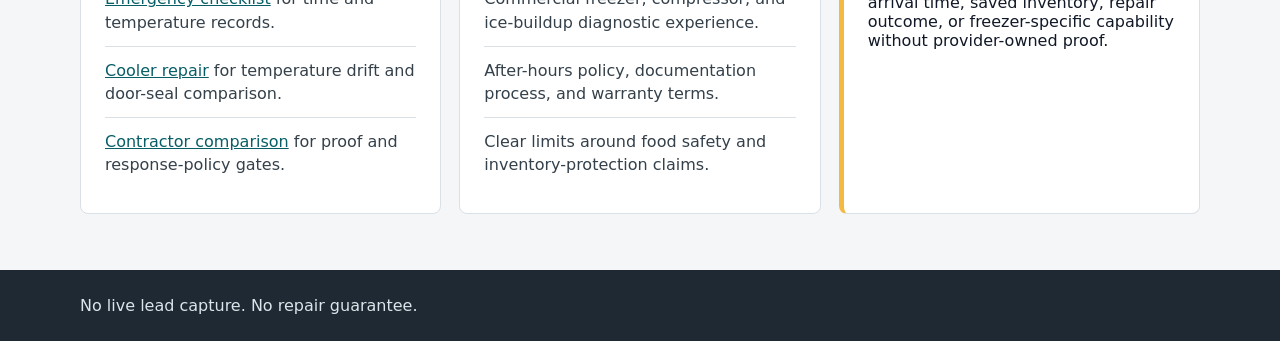
<file: pages/walk-in-freezer-repair.html>
<!doctype html>
<html lang="en">
<head>
  <meta charset="utf-8">
  <meta name="viewport" content="width=device-width, initial-scale=1">
  <meta name="robots" content="index, follow">
  <title>Walk-In Freezer Repair Katy TX | Thaw Risk, Compressor, Ice Buildup Guide</title>
  <meta name="description" content="Compare Katy and Fulshear walk-in freezer repair providers by thaw risk, compressor symptoms, ice buildup, power events, emergency response, and warranty proof.">
  <link rel="stylesheet" href="../assets/styles.css">
  <link rel="icon" href="../favicon.ico">
  <script type="application/ld+json">
  {
    "@context": "https://schema.org",
    "@type": "WebPage",
    "name": "Walk-In Freezer Repair Katy TX Guide",
    "description": "Staged decision-support page for freezer repair comparison, thaw-risk questions, and provider proof gates.",
    "isPartOf": {"@type": "WebSite", "name": "Katy Commercial Refrigeration Repair Guide", "url": "https://xkaleidoscope.github.io/koerner-katy-refrigeration-directory/"},
    "url": "https://xkaleidoscope.github.io/koerner-katy-refrigeration-directory/pages/walk-in-freezer-repair.html",
    "breadcrumb": {
      "@type": "BreadcrumbList",
      "itemListElement": [
        {"@type": "ListItem", "position": 1, "name": "Home", "item": "https://xkaleidoscope.github.io/koerner-katy-refrigeration-directory/"},
        {"@type": "ListItem", "position": 2, "name": "Walk-in Freezer Repair", "item": "https://xkaleidoscope.github.io/koerner-katy-refrigeration-directory/pages/walk-in-freezer-repair.html"}
      ]
    }
  }
  </script>
  <link rel="canonical" href="https://xkaleidoscope.github.io/koerner-katy-refrigeration-directory/pages/walk-in-freezer-repair.html">
</head>
<body>
  <header class="site-header">
    <nav class="nav" aria-label="Main navigation">
      <a class="brand" href="../index.html">Katy Refrigeration Guide</a>
      <div class="nav-links">
        <a href="walk-in-cooler-repair.html">Coolers</a>
        <a href="restaurant-refrigeration-emergency.html">Emergency</a>
        <a href="compare-contractors.html">Compare</a>
        <a href="faq.html">FAQ</a>
        <a href="contact-placeholder.html">Status</a>
      </div>
    </nav>
  </header>
  <main>
    <section class="page-hero">
      <div class="wrap">
        <p class="eyebrow">Inventory protection</p>
        <h1>Walk-in freezer repair decisions when product is at risk</h1>
        <p>This page helps operators prepare for contractor calls without pretending this staged guide is the repair provider.</p>
      </div>
    </section>
    <section class="wrap grid two">
      <article class="card danger">
        <h2>Fast triage questions</h2>
        <ul class="check-list">
          <li>Is the freezer holding any temperature or fully warming?</li>
          <li>Is product still safe under your internal food-safety policy?</li>
          <li>Is ice visible on coils or around the door?</li>
          <li>Was there a power interruption?</li>
        </ul>
      </article>
      <article class="card">
        <h2>Provider fit checks</h2>
        <ul class="check-list">
          <li>Commercial freezer experience, not only residential appliance repair.</li>
          <li>Emergency availability with clear arrival expectations.</li>
          <li>OEM or compatible parts access.</li>
          <li>Written warranty and service notes.</li>
        </ul>
      </article>
    </section>
    <section class="wrap">
      <h2 class="section-title">Freezer emergency proof map</h2>
      <p class="section-lead">Freezer intent is usually higher risk than general refrigeration. A publishable provider page needs clear proof for response, documentation, and limits.</p>
      <div class="grid three">
        <article class="card">
          <h3>Containment clarity</h3>
          <p>Explain what the operator should record before a call while avoiding food-safety or repair guarantees.</p>
        </article>
        <article class="card">
          <h3>Commercial freezer evidence</h3>
          <p>Ask for real walk-in freezer experience, compressor diagnostic process, parts access, and prior service-note examples.</p>
        </article>
        <article class="card alert">
          <h3>Blocked claims</h3>
          <p>No guaranteed arrival, saved inventory, emergency outcome, or warranty claim can appear unless the provider proves and approves it.</p>
        </article>
      </div>
    </section>
    <section class="wrap">
      <h2 class="section-title">Freezer authority and publish gate</h2>
      <p class="section-lead">Freezer-intent pages need extra caution because product safety, emergency response, and compressor diagnosis can be high-stakes claims.</p>
      <div class="grid three">
        <article class="card">
          <h3>Related decisions</h3>
          <ul class="check-list">
            <li><a href="restaurant-refrigeration-emergency.html">Emergency checklist</a> for time and temperature records.</li>
            <li><a href="walk-in-cooler-repair.html">Cooler repair</a> for temperature drift and door-seal comparison.</li>
            <li><a href="compare-contractors.html">Contractor comparison</a> for proof and response-policy gates.</li>
          </ul>
        </article>
        <article class="card">
          <h3>Provider proof still needed</h3>
          <ul class="check-list">
            <li>Commercial freezer, compressor, and ice-buildup diagnostic experience.</li>
            <li>After-hours policy, documentation process, and warranty terms.</li>
            <li>Clear limits around food safety and inventory-protection claims.</li>
          </ul>
        </article>
        <article class="card alert">
          <h3>Publish block</h3>
          <p>No publishable version may promise arrival time, saved inventory, repair outcome, or freezer-specific capability without provider-owned proof.</p>
        </article>
      </div>
    </section>
  </main>
  <footer class="footer"><div class="wrap"><p>No live lead capture. No repair guarantee.</p></div></footer>
</body>
</html>
</file>
<file: assets/styles.css>
:root {
  --ink: #111827;
  --body: #34404a;
  --muted: #66727e;
  --paper: #f4f6f8;
  --white: #ffffff;
  --line: #d9e0e6;
  --cool: #007f8b;
  --cool-dark: #075e66;
  --signal: #e94f37;
  --signal-dark: #b93523;
  --gold: #f4b942;
  --charcoal: #1f2933;
  --shadow: 0 18px 44px rgba(17, 24, 39, 0.14);
}

* {
  box-sizing: border-box;
}

html {
  color: var(--ink);
  font-family: Inter, ui-sans-serif, system-ui, -apple-system, BlinkMacSystemFont, "Segoe UI", sans-serif;
  letter-spacing: 0;
  scroll-behavior: smooth;
}

body {
  background: var(--paper);
  margin: 0;
}

a {
  color: var(--cool-dark);
}

img {
  display: block;
  max-width: 100%;
}

.site-header {
  background: rgba(255, 255, 255, 0.96);
  border-bottom: 1px solid var(--line);
  position: sticky;
  top: 0;
  z-index: 10;
}

.nav {
  align-items: center;
  display: flex;
  gap: 24px;
  justify-content: space-between;
  margin: 0 auto;
  max-width: 1160px;
  padding: 14px 20px;
}

.brand {
  color: var(--ink);
  font-size: 1rem;
  font-weight: 900;
  text-decoration: none;
}

.nav-links {
  align-items: center;
  display: flex;
  flex-wrap: wrap;
  gap: 18px;
  justify-content: flex-end;
}

.nav-links a {
  color: var(--body);
  font-size: 0.94rem;
  font-weight: 750;
  text-decoration: none;
}

.nav-links a:hover,
.nav-links a:focus {
  color: var(--signal-dark);
}

.hero {
  background:
    linear-gradient(90deg, rgba(11, 18, 26, 0.88), rgba(11, 18, 26, 0.58) 48%, rgba(11, 18, 26, 0.26)),
    url("hero-commercial-kitchen.jpg") center/cover;
  color: var(--white);
  min-height: 540px;
}

.hero-inner {
  margin: 0 auto;
  max-width: 1160px;
  padding: 104px 20px 96px;
}

.eyebrow {
  color: var(--gold);
  font-size: 0.78rem;
  font-weight: 900;
  letter-spacing: 0;
  margin: 0 0 12px;
  text-transform: uppercase;
}

.eyebrow.dark {
  color: var(--signal-dark);
}

h1,
h2,
h3,
p {
  margin-top: 0;
}

h1 {
  font-size: 4.4rem;
  line-height: 0.98;
  margin-bottom: 20px;
  max-width: 820px;
}

h2 {
  font-size: 2.25rem;
  line-height: 1.08;
  margin-bottom: 14px;
}

h3 {
  font-size: 1.25rem;
  line-height: 1.18;
}

.hero-copy {
  color: #edf5f7;
  font-size: 1.22rem;
  line-height: 1.55;
  max-width: 640px;
}

.hero-actions,
.provider-actions {
  display: flex;
  flex-wrap: wrap;
  gap: 12px;
  margin-top: 26px;
}

.button {
  align-items: center;
  border: 1px solid transparent;
  border-radius: 8px;
  display: inline-flex;
  font-weight: 900;
  justify-content: center;
  min-height: 46px;
  padding: 12px 17px;
  text-decoration: none;
}

.button.primary {
  background: var(--signal);
  color: var(--white);
}

.button.primary:hover,
.button.primary:focus {
  background: var(--signal-dark);
}

.button.secondary {
  background: var(--white);
  color: var(--ink);
}

.button.light {
  background: #eef8f9;
  border-color: #b6dadd;
  color: var(--cool-dark);
}

.quick-proof {
  background: var(--white);
  border-bottom: 1px solid var(--line);
}

.wrap {
  margin: 0 auto;
  max-width: 1160px;
  padding: 56px 20px;
}

.proof-grid {
  display: grid;
  gap: 1px;
  grid-template-columns: repeat(3, minmax(0, 1fr));
  padding-bottom: 0;
  padding-top: 0;
}

.proof-grid div {
  border-left: 1px solid var(--line);
  min-height: 86px;
  padding: 18px 22px;
}

.proof-grid div:last-child {
  border-right: 1px solid var(--line);
}

.proof-grid strong,
.proof-grid span {
  display: block;
}

.proof-grid strong {
  color: var(--ink);
  font-size: 1rem;
  margin-bottom: 5px;
}

.proof-grid span {
  color: var(--muted);
  line-height: 1.35;
}

.intro-grid {
  align-items: start;
  display: grid;
  gap: 52px;
  grid-template-columns: 0.78fr 1fr;
}

.section-head {
  margin-bottom: 22px;
  max-width: 760px;
}

.section-lead {
  color: var(--body);
  font-size: 1.08rem;
  line-height: 1.65;
}

.service-grid {
  display: grid;
  gap: 16px;
  grid-template-columns: repeat(3, minmax(0, 1fr));
}

.service-tile {
  background: var(--white);
  border: 1px solid var(--line);
  border-radius: 8px;
  color: var(--ink);
  display: grid;
  min-height: 160px;
  padding: 22px;
  text-decoration: none;
}

.service-tile:hover,
.service-tile:focus {
  border-color: var(--cool);
  box-shadow: var(--shadow);
  transform: translateY(-1px);
}

.service-tile span {
  color: var(--cool-dark);
  font-size: 0.8rem;
  font-weight: 900;
  text-transform: uppercase;
}

.service-tile strong {
  align-self: end;
  font-size: 1.3rem;
  line-height: 1.16;
}

.service-tile small {
  color: var(--muted);
  font-size: 0.96rem;
  line-height: 1.45;
}

.service-tile.urgent {
  background: var(--charcoal);
  border-color: var(--charcoal);
  color: var(--white);
}

.service-tile.urgent span,
.service-tile.urgent small {
  color: #ffdfbd;
}

.split-band {
  background: #eaf0f2;
  border-bottom: 1px solid var(--line);
  border-top: 1px solid var(--line);
}

.split-grid,
.claim-grid {
  align-items: start;
  display: grid;
  gap: 34px;
  grid-template-columns: 0.85fr 1.15fr;
}

.provider-card,
.claim-box,
.card {
  background: var(--white);
  border: 1px solid var(--line);
  border-radius: 8px;
  padding: 24px;
}

.provider-card {
  box-shadow: var(--shadow);
}

.provider-topline {
  align-items: center;
  display: flex;
  flex-wrap: wrap;
  gap: 10px;
  justify-content: space-between;
  margin-bottom: 16px;
}

.status-pill,
.price-note,
.pill {
  border-radius: 999px;
  display: inline-flex;
  font-size: 0.78rem;
  font-weight: 900;
  padding: 8px 11px;
}

.status-pill {
  background: #fff4df;
  color: #8f4f00;
}

.price-note {
  background: #e8f7f8;
  color: var(--cool-dark);
}

.provider-card h3 {
  font-size: 2rem;
  margin-bottom: 10px;
}

.provider-card p {
  color: var(--body);
  line-height: 1.55;
}

.provider-facts {
  border-top: 1px solid var(--line);
  display: grid;
  gap: 0;
  margin: 18px 0 0;
}

.provider-facts div {
  border-bottom: 1px solid var(--line);
  display: grid;
  gap: 12px;
  grid-template-columns: 160px 1fr;
  padding: 12px 0;
}

.provider-facts dt {
  color: var(--muted);
  font-weight: 800;
}

.provider-facts dd {
  color: var(--ink);
  font-weight: 850;
  margin: 0;
  overflow-wrap: anywhere;
}

.fine-print {
  color: var(--muted);
  font-size: 0.9rem;
  line-height: 1.45;
  margin: 18px 0 0;
}

.steps {
  display: grid;
  gap: 16px;
  grid-template-columns: repeat(4, minmax(0, 1fr));
}

.steps article {
  background: var(--white);
  border: 1px solid var(--line);
  border-radius: 8px;
  padding: 22px;
}

.steps span {
  color: var(--signal-dark);
  display: block;
  font-size: 0.85rem;
  font-weight: 900;
  margin-bottom: 20px;
}

.steps p {
  color: var(--body);
  line-height: 1.55;
  margin-bottom: 0;
}

.claim-band {
  background: var(--white);
  border-bottom: 1px solid var(--line);
  border-top: 1px solid var(--line);
}

.claim-box {
  border-top: 6px solid var(--signal);
}

.claim-price {
  color: var(--ink);
  font-size: 3rem;
  font-weight: 950;
  line-height: 1;
  margin-bottom: 4px;
}

.claim-label {
  color: var(--muted);
  font-weight: 800;
}

.mini-list,
.check-list {
  list-style: none;
  margin: 18px 0 0;
  padding: 0;
}

.mini-list li,
.check-list li {
  border-top: 1px solid var(--line);
  color: var(--body);
  line-height: 1.45;
  padding: 12px 0;
}

.honesty {
  max-width: 880px;
}

.honesty p:last-child {
  color: var(--body);
  font-size: 1.08rem;
  line-height: 1.65;
}

.footer {
  background: var(--charcoal);
  color: #dbe5ea;
}

.footer .wrap {
  padding-bottom: 26px;
  padding-top: 26px;
}

.footer-grid {
  align-items: center;
  display: flex;
  gap: 20px;
  justify-content: space-between;
}

.footer p {
  margin: 0;
}

.grid {
  display: grid;
  gap: 18px;
}

.grid.three {
  grid-template-columns: repeat(3, minmax(0, 1fr));
}

.grid.two {
  grid-template-columns: repeat(2, minmax(0, 1fr));
}

.alert {
  border-left: 5px solid var(--gold);
}

.danger {
  border-left: 5px solid var(--signal);
}

.service-list a {
  background: var(--white);
  border: 1px solid var(--line);
  border-radius: 8px;
  color: var(--ink);
  display: block;
  font-weight: 850;
  min-height: 86px;
  padding: 18px;
  text-decoration: none;
}

.service-list span {
  color: var(--muted);
  display: block;
  font-size: 0.92rem;
  font-weight: 550;
  line-height: 1.4;
  margin-top: 8px;
}

.page-hero {
  background: var(--white);
  border-bottom: 1px solid var(--line);
}

.page-hero .wrap {
  padding-bottom: 42px;
  padding-top: 52px;
}

.page-hero h1 {
  color: var(--ink);
  font-size: 3.4rem;
}

.page-hero p {
  color: var(--muted);
  font-size: 1.1rem;
  line-height: 1.65;
  max-width: 820px;
}

.meta-row {
  display: flex;
  flex-wrap: wrap;
  gap: 10px;
  margin-top: 22px;
}

.pill {
  background: #e8f7f8;
  border: 1px solid #b6dadd;
  color: var(--cool-dark);
}

.table {
  border-collapse: collapse;
  min-width: 680px;
  width: 100%;
}

.table-wrap {
  overflow-x: auto;
  width: 100%;
}

.table th,
.table td {
  border-bottom: 1px solid var(--line);
  padding: 12px;
  text-align: left;
  vertical-align: top;
}

.table th {
  color: var(--muted);
  font-size: 0.84rem;
  text-transform: uppercase;
}

@media (max-width: 980px) {
  h1 {
    font-size: 3.3rem;
  }

  h2 {
    font-size: 1.9rem;
  }

  .service-grid,
  .steps,
  .grid.three {
    grid-template-columns: repeat(2, minmax(0, 1fr));
  }

  .intro-grid,
  .split-grid,
  .claim-grid {
    grid-template-columns: 1fr;
  }
}

@media (max-width: 720px) {
  .nav {
    align-items: flex-start;
    flex-direction: column;
  }

  .nav-links {
    gap: 12px;
    justify-content: flex-start;
  }

  .hero {
    background:
      linear-gradient(rgba(11, 18, 26, 0.84), rgba(11, 18, 26, 0.76)),
      url("hero-commercial-kitchen.jpg") center/cover;
    min-height: 560px;
  }

  .hero-inner {
    padding-bottom: 74px;
    padding-top: 76px;
  }

  h1 {
    font-size: 2.65rem;
  }

  .hero-copy {
    font-size: 1.08rem;
  }

  .proof-grid,
  .service-grid,
  .steps,
  .grid.three,
  .grid.two {
    grid-template-columns: 1fr;
  }

  .proof-grid div,
  .proof-grid div:last-child {
    border-left: 0;
    border-right: 0;
    border-top: 1px solid var(--line);
  }

  .provider-facts div {
    grid-template-columns: 1fr;
  }

  .footer-grid {
    align-items: flex-start;
    flex-direction: column;
  }
}
</file>
